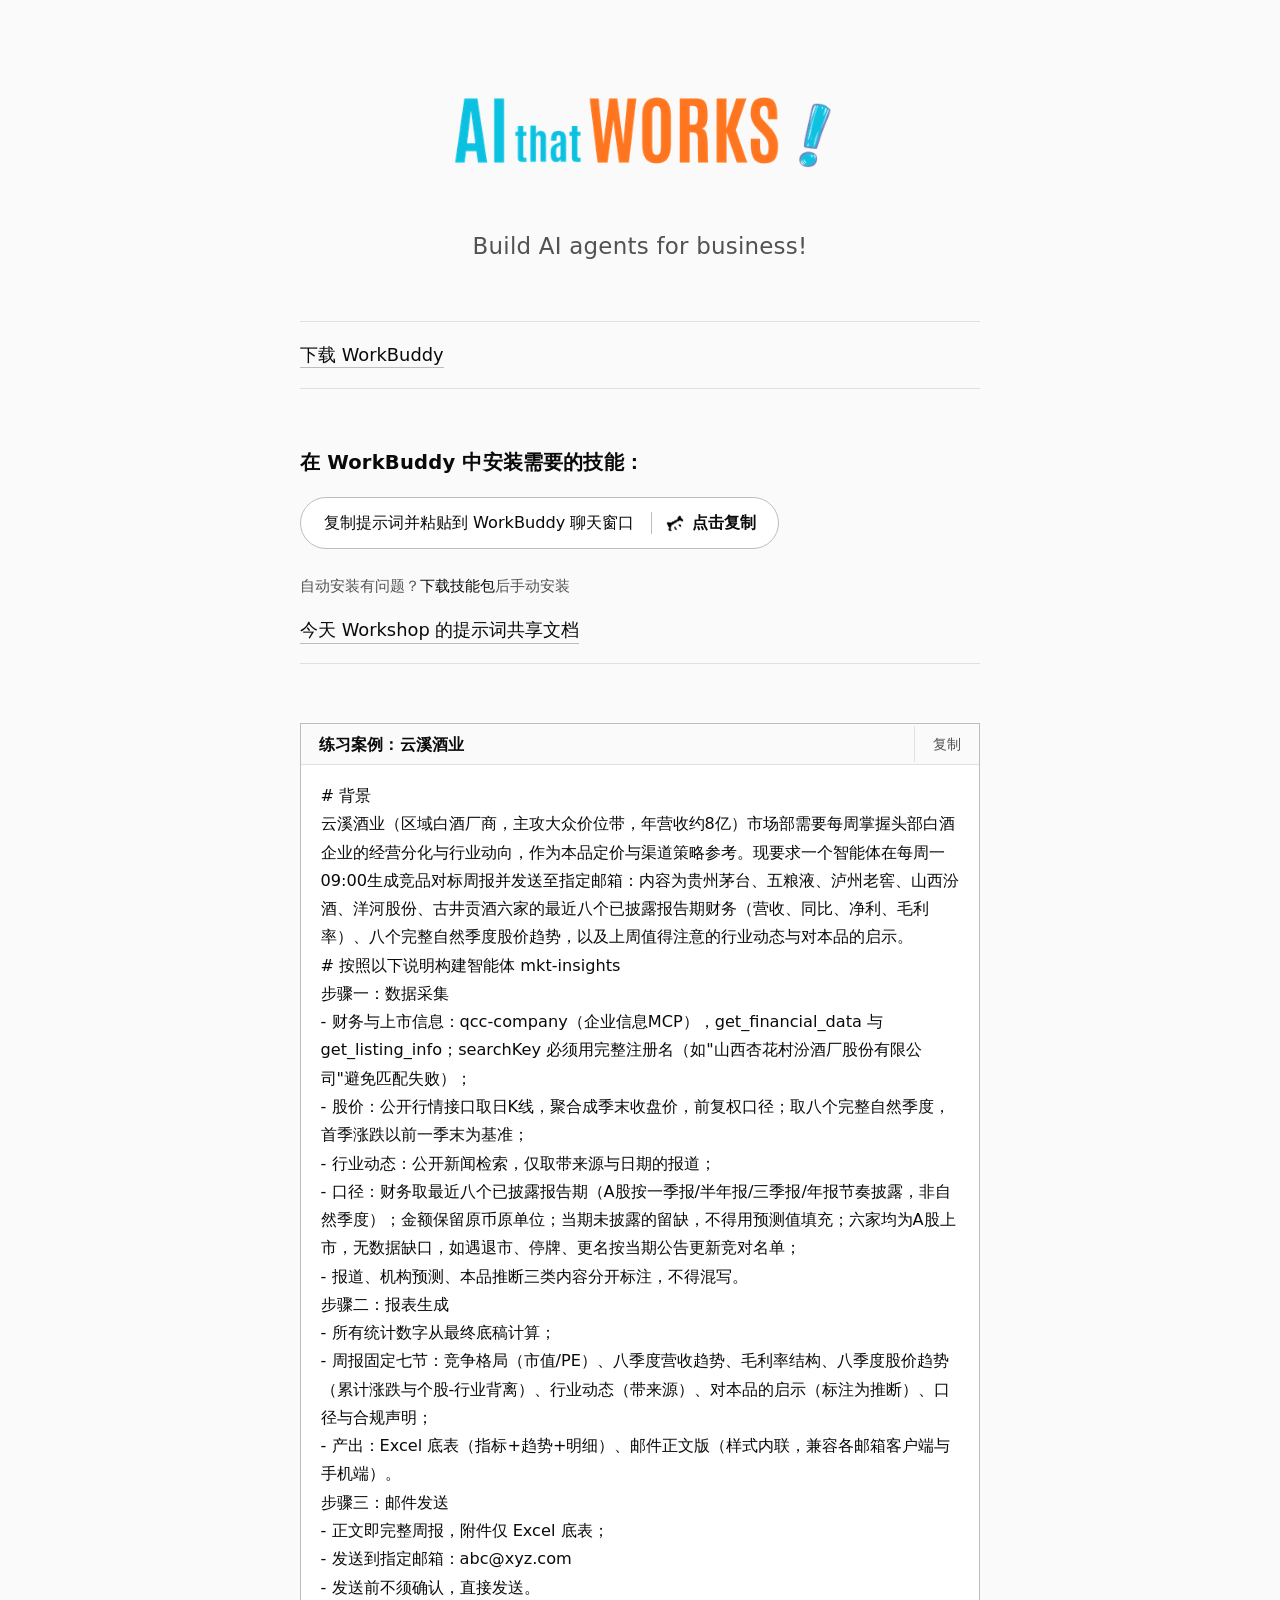
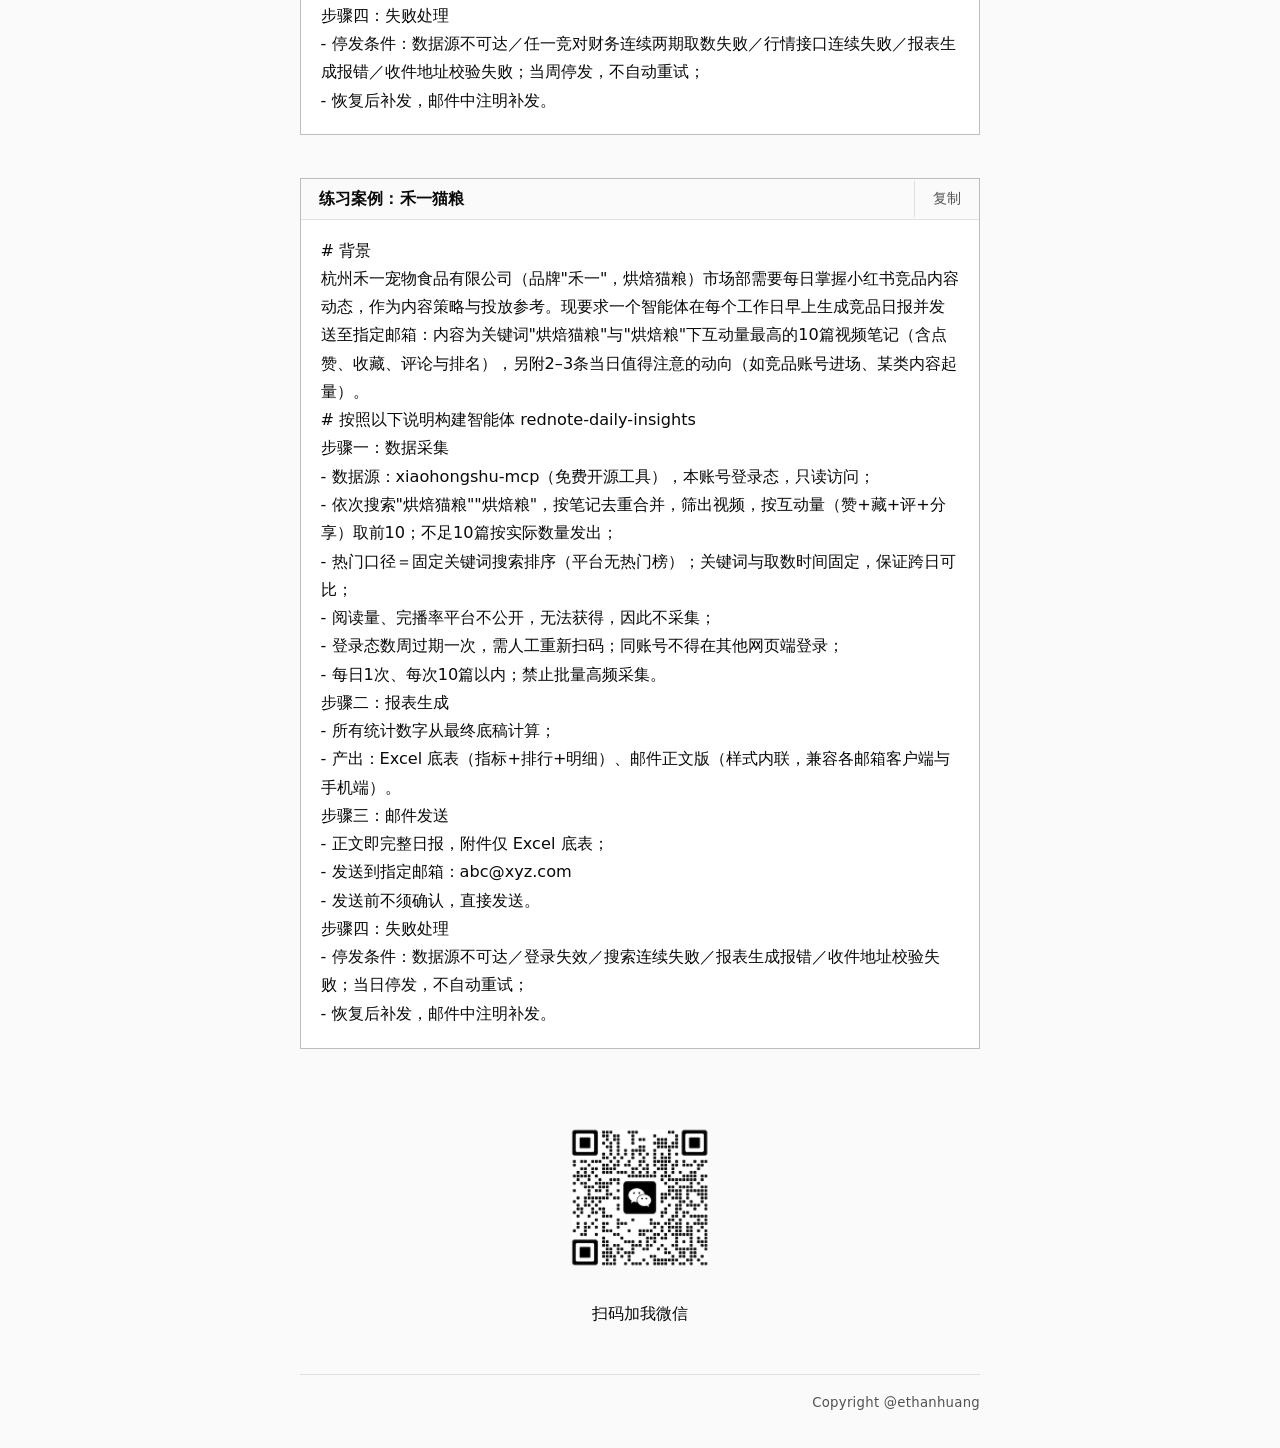
<file: ai-works-hr/mini-site/page/index.html>
<!DOCTYPE html>
<html lang="zh-CN">
<head>
  <meta charset="utf-8">
  <meta name="viewport" content="width=device-width, initial-scale=1">
  <title>AI that WOKRS!</title>
  <link rel="stylesheet" href="styles/guide.css?v=case-spacing-3">
</head>
<body>
  <a class="skip-link" href="#content">跳到指南正文</a>
  <div class="guide-shell">
    <main class="guide-main" id="content">
      <article class="guide">
        <header class="hero">
          <h1 class="sr-heading">AI that WOKRS!</h1>
          <img class="title-image" src="images/title.png" alt="AI that WOKRS!" width="534" height="176">
          <p class="subtitle">Build AI agents for business!</p>
        </header>

        <nav class="links" aria-label="Workshop 链接">
          <p class="resource-row">
            <a class="resource-link" href="https://www.workbuddy.cn/" target="_blank" rel="noopener noreferrer">下载 WorkBuddy</a>
          </p>
        </nav>

        <section class="setup" aria-labelledby="setup-title">
          <h2 class="setup-highlight" id="setup-title">在 WorkBuddy 中安装需要的技能：</h2>
          <div class="setup-pill">
            <span class="setup-pill-text">复制提示词并粘贴到 WorkBuddy 聊天窗口</span>
            <span class="setup-pill-divider" aria-hidden="true"></span>
            <button class="setup-pill-action" id="copy-button" type="button" aria-describedby="copy-status">
              <img class="setup-pill-icon" src="images/workbuddy.png" alt="" width="18" height="18">
              <span id="copy-button-label">点击复制</span>
            </button>
          </div>
          <p class="caveat">自动安装有问题？<a href="skills.zip?sharecode=GVVF43H4ID" download="skills.zip">下载技能包</a>后手动安装</p>
          <p class="resource-row">
            <a class="resource-link" href="https://hedgedoc.pro/4GvM0uihT2-1sbRFag2Y_w?edit" target="_blank" rel="noopener noreferrer">今天 Workshop 的提示词共享文档</a>
          </p>
          <p class="copy-status" id="copy-status" aria-live="polite"></p>
          <noscript>
            <p class="caveat">页面脚本未运行，无法自动复制。提示词：获取 https://ai-works-workshop.app.workbuddy.host/setup/install.md?sharecode=GVVF43H4ID 中的训练营技能安装说明，按照说明下载并校验四个技能包，确认 WorkBuddy 技能目录后新增安装；遇到同名冲突停止，不覆盖已有文件。</p>
          </noscript>
        </section>

        <section class="case" aria-labelledby="case-title">
          <div class="case-block">
            <div class="case-bar">
              <h2 class="case-title" id="case-title">练习案例：云溪酒业</h2>
              <button class="case-copy" type="button">复制</button>
            </div>
            <div class="case-text"># 背景
云溪酒业（区域白酒厂商，主攻大众价位带，年营收约8亿）市场部需要每周掌握头部白酒企业的经营分化与行业动向，作为本品定价与渠道策略参考。现要求一个智能体在每周一09:00生成竞品对标周报并发送至指定邮箱：内容为贵州茅台、五粮液、泸州老窖、山西汾酒、洋河股份、古井贡酒六家的最近八个已披露报告期财务（营收、同比、净利、毛利率）、八个完整自然季度股价趋势，以及上周值得注意的行业动态与对本品的启示。
# 按照以下说明构建智能体 mkt-insights
步骤一：数据采集
- 财务与上市信息：qcc-company（企业信息MCP），get_financial_data 与 get_listing_info；searchKey 必须用完整注册名（如"山西杏花村汾酒厂股份有限公司"避免匹配失败）；
- 股价：公开行情接口取日K线，聚合成季末收盘价，前复权口径；取八个完整自然季度，首季涨跌以前一季末为基准；
- 行业动态：公开新闻检索，仅取带来源与日期的报道；
- 口径：财务取最近八个已披露报告期（A股按一季报/半年报/三季报/年报节奏披露，非自然季度）；金额保留原币原单位；当期未披露的留缺，不得用预测值填充；六家均为A股上市，无数据缺口，如遇退市、停牌、更名按当期公告更新竞对名单；
- 报道、机构预测、本品推断三类内容分开标注，不得混写。
步骤二：报表生成
- 所有统计数字从最终底稿计算；
- 周报固定七节：竞争格局（市值/PE）、八季度营收趋势、毛利率结构、八季度股价趋势（累计涨跌与个股-行业背离）、行业动态（带来源）、对本品的启示（标注为推断）、口径与合规声明；
- 产出：Excel 底表（指标+趋势+明细）、邮件正文版（样式内联，兼容各邮箱客户端与手机端）。
步骤三：邮件发送
- 正文即完整周报，附件仅 Excel 底表；
- 发送到指定邮箱：abc@xyz.com
- 发送前不须确认，直接发送。
步骤四：失败处理
- 停发条件：数据源不可达／任一竞对财务连续两期取数失败／行情接口连续失败／报表生成报错／收件地址校验失败；当周停发，不自动重试；
- 恢复后补发，邮件中注明补发。</div>
          </div>
          <div class="case-block">
            <div class="case-bar">
              <h2 class="case-title">练习案例：禾一猫粮</h2>
              <button class="case-copy" type="button">复制</button>
            </div>
            <div class="case-text"># 背景
杭州禾一宠物食品有限公司（品牌"禾一"，烘焙猫粮）市场部需要每日掌握小红书竞品内容动态，作为内容策略与投放参考。现要求一个智能体在每个工作日早上生成竞品日报并发送至指定邮箱：内容为关键词"烘焙猫粮"与"烘焙粮"下互动量最高的10篇视频笔记（含点赞、收藏、评论与排名），另附2–3条当日值得注意的动向（如竞品账号进场、某类内容起量）。
# 按照以下说明构建智能体 rednote-daily-insights
步骤一：数据采集
- 数据源：xiaohongshu-mcp（免费开源工具），本账号登录态，只读访问；
- 依次搜索"烘焙猫粮""烘焙粮"，按笔记去重合并，筛出视频，按互动量（赞+藏+评+分享）取前10；不足10篇按实际数量发出；
- 热门口径＝固定关键词搜索排序（平台无热门榜）；关键词与取数时间固定，保证跨日可比；
- 阅读量、完播率平台不公开，无法获得，因此不采集；
- 登录态数周过期一次，需人工重新扫码；同账号不得在其他网页端登录；
- 每日1次、每次10篇以内；禁止批量高频采集。
步骤二：报表生成
- 所有统计数字从最终底稿计算；
- 产出：Excel 底表（指标+排行+明细）、邮件正文版（样式内联，兼容各邮箱客户端与手机端）。
步骤三：邮件发送
- 正文即完整日报，附件仅 Excel 底表；
- 发送到指定邮箱：abc@xyz.com
- 发送前不须确认，直接发送。
步骤四：失败处理
- 停发条件：数据源不可达／登录失效／搜索连续失败／报表生成报错／收件地址校验失败；当日停发，不自动重试；
- 恢复后补发，邮件中注明补发。</div>
          </div>
        </section>

        <section class="qr-block" aria-label="微信">
          <img class="qr-image" src="images/wechat.png" alt="Ethan 的微信二维码" width="400" height="400">
          <p class="qr-caption">扫码加我微信</p>
        </section>

        <footer class="site-footer">
          <p>Copyright @ethanhuang</p>
        </footer>
      </article>
    </main>
  </div>
  <script src="guide.js"></script>
</body>
</html>
</file>
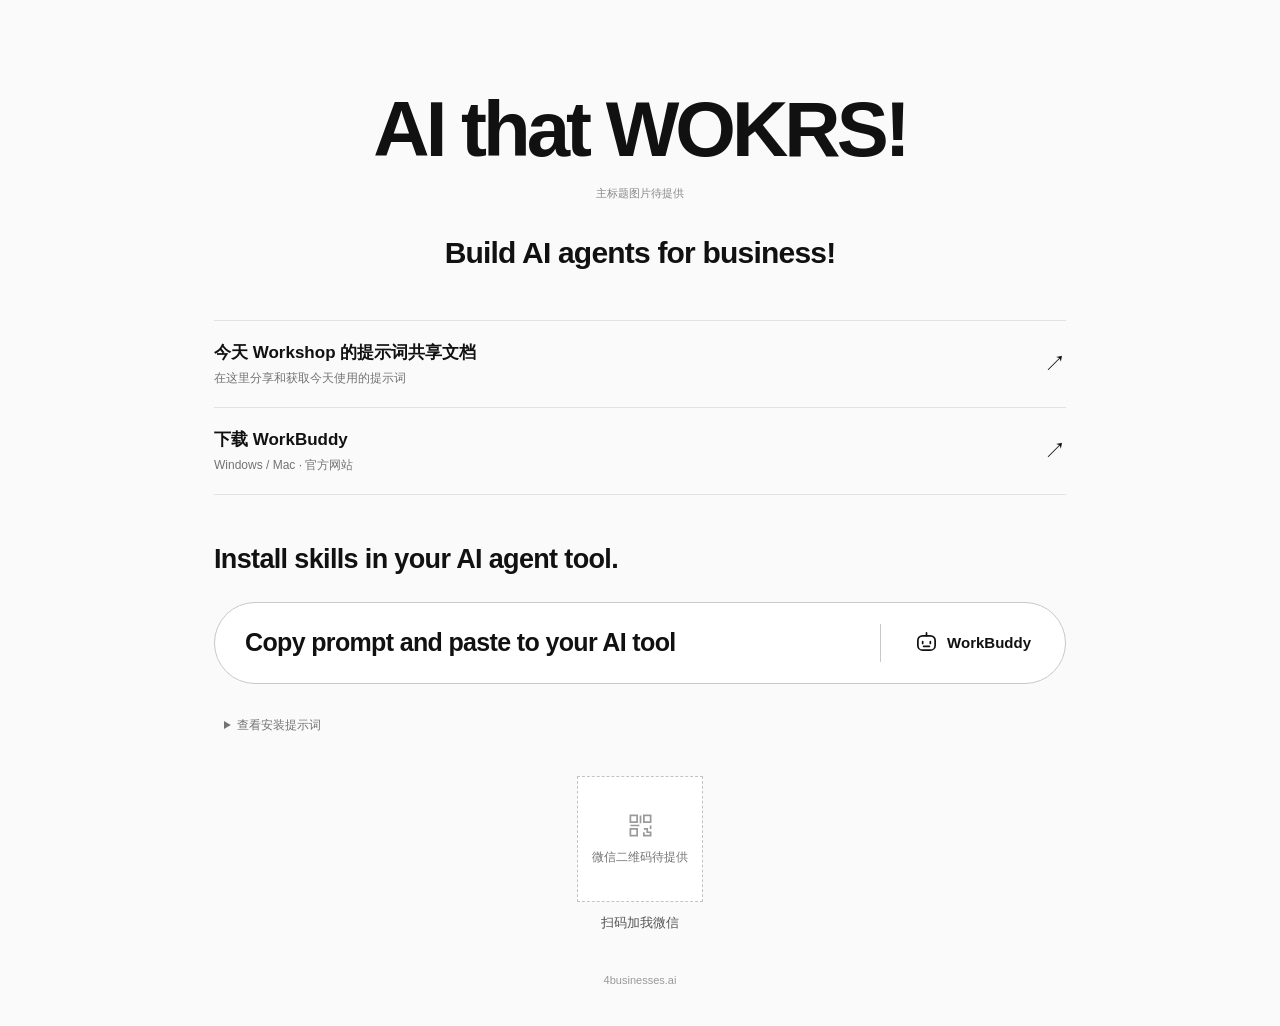
<file: 4businesses-preview.html>
<!DOCTYPE html>
<html lang="zh-CN">
<head>
<meta charset="utf-8">
<meta name="viewport" content="width=device-width, initial-scale=1">
<title>AI that WOKRS! — Workshop</title>
<style>
:root{color-scheme:light;--background:#fafafa;--text:#111;--muted:#737373;--border:#c8c8c8;--white:#fff}*{box-sizing:border-box}body{margin:0;background:var(--background);color:var(--text);font-family:"Arial","Helvetica Neue","PingFang SC","Microsoft YaHei",sans-serif;-webkit-font-smoothing:antialiased}main{width:min(920px,100%);margin:auto;padding:74px 34px 40px}.hero{text-align:center;padding:0 0 48px}.title-placeholder{min-height:140px;display:flex;flex-direction:column;align-items:center;justify-content:center}.title-placeholder h1{font-size:clamp(45px,7.5vw,78px);font-weight:850;letter-spacing:-4px;line-height:1.1;margin:0}.image-note{font-size:11px;color:#888;margin-top:13px}.subtitle{font-size:clamp(21px,3vw,30px);font-weight:600;letter-spacing:-.8px;line-height:1.3;margin:19px 0 0}.links{display:flex;flex-direction:column;gap:0;margin:0 0 46px}.resource{color:var(--text);text-decoration:none;display:flex;align-items:center;justify-content:space-between;gap:20px;padding:20px 0;border-bottom:1px solid #e2e2e2}.resource:first-child{border-top:1px solid #e2e2e2}.resource strong{font-size:17px;font-weight:600}.resource small{display:block;font-size:12px;color:var(--muted);margin-top:6px;overflow-wrap:anywhere}.external{font-size:22px;font-weight:400}.resource:hover strong{text-decoration:underline;text-underline-offset:5px}.setup h2{font-size:clamp(20px,2.8vw,27px);font-weight:750;letter-spacing:-.65px;line-height:1.4;margin:0 0 23px}.copy-shell{display:flex;align-items:center;min-height:82px;background:var(--white);border:1.5px solid var(--border);border-radius:60px;padding:10px 22px 10px 30px;gap:22px}.copy-label{font-size:clamp(16px,2.5vw,25px);font-weight:650;letter-spacing:-.65px;flex:1;line-height:1.35}.divider{height:38px;width:1.5px;background:var(--border);flex-shrink:0}.workbuddy{display:flex;align-items:center;justify-content:center;background:transparent;color:var(--text);border:0;border-radius:30px;padding:13px 12px;gap:9px;font-weight:700;font-size:15px;white-space:nowrap;cursor:pointer}.workbuddy:hover{background:#f0f0f0}.workbuddy svg{width:23px;height:23px;flex-shrink:0}.copy-status{color:#4c4c4c;font-size:12px;min-height:18px;margin:12px 10px 0}.prompt-details{margin:3px 10px 0;font-size:12px;color:var(--muted)}summary{cursor:pointer;width:fit-content}details p{line-height:1.8;overflow-wrap:anywhere;margin:10px 0 0}.prompt-text{padding:12px 16px;border:1px solid #e1e1e1;border-radius:7px;background:#fff;color:#333}.qr-section{margin-top:42px;text-align:center}.qr-placeholder{width:126px;height:126px;border:1px dashed #c3c3c3;background:white;margin:0 auto;display:flex;align-items:center;justify-content:center;flex-direction:column;gap:10px;color:var(--muted);font-size:12px}.qr-placeholder svg{width:27px;height:27px;color:#999}.qr-caption{font-size:13px;margin:12px 0 0;color:#555}footer{text-align:center;font-size:11px;color:#999;margin-top:42px}button:focus-visible,a:focus-visible,summary:focus-visible,textarea:focus-visible{outline:3px solid #666;outline-offset:5px}.manual-copy{width:100%;min-height:86px;margin-top:12px;border:1px solid var(--border);border-radius:6px;padding:12px;font:inherit;line-height:1.7;color:#333;background:white} @media(max-width:600px){main{padding:42px 24px 30px}.hero{padding-bottom:34px}.title-placeholder{min-height:115px}.title-placeholder h1{letter-spacing:-2.5px}.subtitle{letter-spacing:-.5px}.resource strong{font-size:15px}.links{margin-bottom:34px}.copy-shell{padding:9px 13px 9px 21px;gap:12px;min-height:76px}.copy-label{font-size:17px;letter-spacing:-.4px}.workbuddy{font-size:13px;padding:12px 2px;gap:5px}.workbuddy svg{width:19px;height:19px}.divider{height:34px}.qr-section{margin-top:34px}}@media(prefers-reduced-motion:reduce){*{scroll-behavior:auto}}
</style>
</head>
<body>
<main>
<section class="hero" aria-label="Workshop">
<!-- Replace this placeholder with the supplied title image, preserving its original proportions. -->
<div class="title-placeholder"><h1>AI that WOKRS!</h1><span class="image-note">主标题图片待提供</span></div>
<p class="subtitle">Build AI agents for business!</p>
</section>
<section class="links" aria-label="Workshop 链接">
<a class="resource" href="https://hedgedoc.pro/4GvM0uihT2-1sbRFag2Y_w?edit" target="_blank" rel="noopener noreferrer"><div><strong>今天 Workshop 的提示词共享文档</strong><small>在这里分享和获取今天使用的提示词</small></div><span class="external" aria-hidden="true">↗</span></a>
<a class="resource" href="https://www.workbuddy.cn/" target="_blank" rel="noopener noreferrer"><div><strong>下载 WorkBuddy</strong><small>Windows / Mac · 官方网站</small></div><span class="external" aria-hidden="true">↗</span></a>
</section>
<section class="setup" aria-label="安装技能">
<h2>Install skills in your AI agent tool.</h2>
<div class="copy-shell"><span class="copy-label">Copy prompt and paste to your AI tool</span><span class="divider" aria-hidden="true"></span><button class="workbuddy" id="copy-button" type="button" aria-label="复制 WorkBuddy 安装提示词"><svg viewBox="0 0 24 24" fill="none" aria-hidden="true"><rect x="3" y="5" width="18" height="15" rx="5" stroke="currentColor" stroke-width="1.8"/><path d="M12 2v3M8 11v2m8-2v2m-7 3h6" stroke="currentColor" stroke-width="1.8" stroke-linecap="round"/></svg><span id="button-label">WorkBuddy</span></button></div>
<p class="copy-status" id="copy-status" aria-live="polite"></p>
<details class="prompt-details" id="prompt-details"><summary>查看安装提示词</summary><p class="prompt-text" id="prompt-text">获取 https://sdd.works/setup/install 中的安装配置说明，并按照说明执行操作。</p><p>预览暂用 SDD.works 安装提示词，安装的是 SDD 技能，并非本期 Workshop 技能。正式指令待确认。</p></details>
</section>
<section class="qr-section" aria-label="联系我">
<!-- Replace with the supplied real WeChat QR image. This is deliberately not a scannable QR code. -->
<div class="qr-placeholder" role="img" aria-label="微信二维码图片待提供"><svg viewBox="0 0 24 24" fill="none" aria-hidden="true"><rect x="3" y="3" width="6" height="6" stroke="currentColor" stroke-width="1.5"/><rect x="15" y="3" width="6" height="6" stroke="currentColor" stroke-width="1.5"/><rect x="3" y="15" width="6" height="6" stroke="currentColor" stroke-width="1.5"/><path d="M15 15h3v3h3v3h-6v-3m6-6v3M12 3v7M3 12h8" stroke="currentColor" stroke-width="1.5"/></svg><span>微信二维码待提供</span></div>
<p class="qr-caption">扫码加我微信</p>
</section>
<footer>4businesses.ai</footer>
</main>
<script>
const button=document.getElementById('copy-button');
button.addEventListener('click',async()=>{
const text=document.getElementById('prompt-text').textContent;
const status=document.getElementById('copy-status');
let copied=false;
try{if(navigator.clipboard&&window.isSecureContext){await navigator.clipboard.writeText(text);copied=true}}catch(error){}
if(!copied){const input=document.createElement('textarea');input.value=text;input.style.position='fixed';input.style.left='-9999px';document.body.appendChild(input);input.select();try{copied=document.execCommand('copy')}catch(error){}input.remove()}
const previous=document.querySelector('.manual-copy');if(previous)previous.remove();
if(copied){document.getElementById('button-label').textContent='已复制';status.textContent='已复制 SDD.works 示例指令；本期 Workshop 安装指令待确认。'}else{status.textContent='浏览器未允许自动复制，请选中下方文字手动复制。';const input=document.createElement('textarea');input.className='manual-copy';input.value=text;input.readOnly=true;input.setAttribute('aria-label','手动复制安装提示词');status.after(input);input.focus();input.select()}
});
</script>
</body>
</html>
</file>
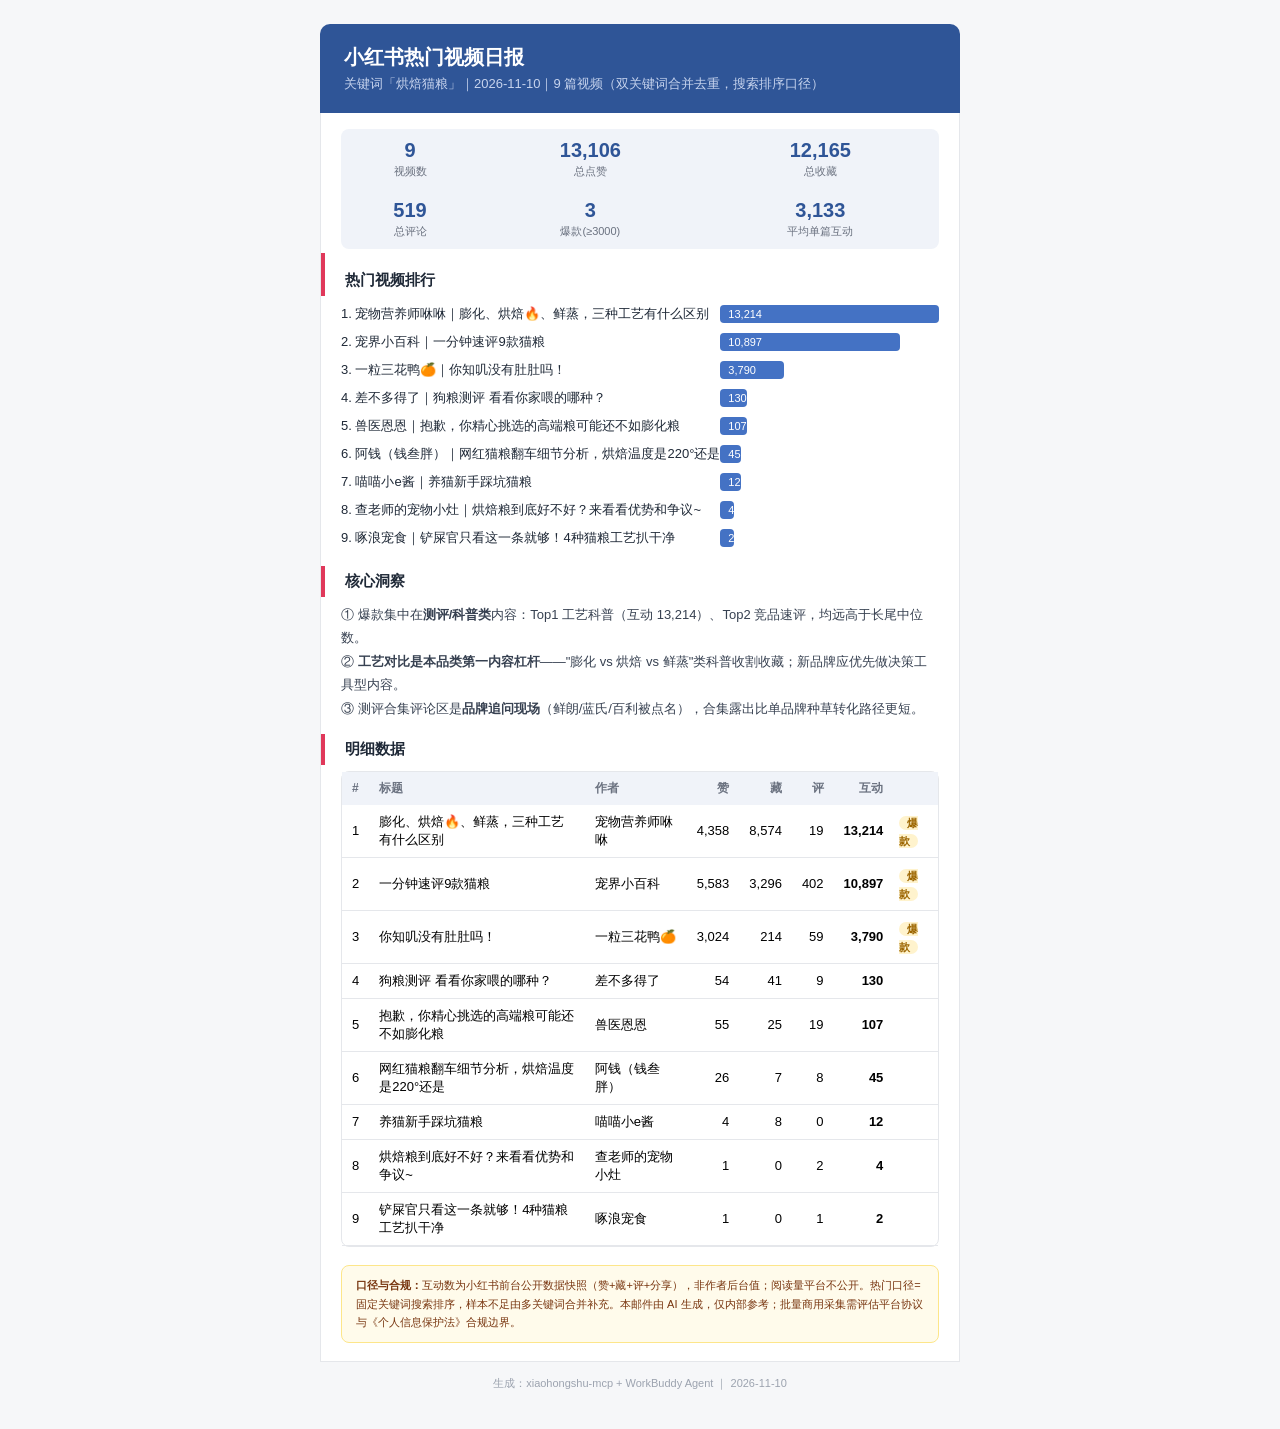
<file: ai-works-hr/email-body-竞品日报-2026-11-10.html>
<!DOCTYPE html>
<html lang="zh-CN"><body style="margin:0;padding:0;background:#f6f7f9;">
<div style="max-width:640px;margin:0 auto;padding:24px 16px;font-family:-apple-system,'PingFang SC','Microsoft YaHei',sans-serif;">

<div style="background:#2f5597;border-radius:10px 10px 0 0;padding:20px 24px;">
  <div style="font-size:20px;font-weight:700;color:#ffffff;">小红书热门视频日报</div>
  <div style="font-size:13px;color:#c7d4ee;margin-top:4px;">关键词「烘焙猫粮」｜2026-11-10｜9 篇视频（双关键词合并去重，搜索排序口径）</div>
</div>

<table role="presentation" width="100%" cellpadding="0" cellspacing="0" style="background:#ffffff;border:1px solid #e5e7eb;border-top:none;">
<tr><td style="padding:16px 20px 4px;">
  <table role="presentation" width="100%" cellpadding="0" cellspacing="0" style="background:#f0f3f9;border-radius:8px;">
    <tr><td style="padding:10px 6px 2px;text-align:center;font-size:20px;font-weight:700;color:#2f5597;">9</td><td style="padding:10px 6px 2px;text-align:center;font-size:20px;font-weight:700;color:#2f5597;">13,106</td><td style="padding:10px 6px 2px;text-align:center;font-size:20px;font-weight:700;color:#2f5597;">12,165</td></tr><tr><td style="padding:0 6px 10px;text-align:center;font-size:11px;color:#6b7280;">视频数</td><td style="padding:0 6px 10px;text-align:center;font-size:11px;color:#6b7280;">总点赞</td><td style="padding:0 6px 10px;text-align:center;font-size:11px;color:#6b7280;">总收藏</td></tr><tr><td style="padding:10px 6px 2px;text-align:center;font-size:20px;font-weight:700;color:#2f5597;">519</td><td style="padding:10px 6px 2px;text-align:center;font-size:20px;font-weight:700;color:#2f5597;">3</td><td style="padding:10px 6px 2px;text-align:center;font-size:20px;font-weight:700;color:#2f5597;">3,133</td></tr><tr><td style="padding:0 6px 10px;text-align:center;font-size:11px;color:#6b7280;">总评论</td><td style="padding:0 6px 10px;text-align:center;font-size:11px;color:#6b7280;">爆款(≥3000)</td><td style="padding:0 6px 10px;text-align:center;font-size:11px;color:#6b7280;">平均单篇互动</td></tr>
  </table>
</td></tr>

<tr><td style="padding:18px 20px 6px;font-size:15px;font-weight:700;color:#1f2937;border-left:4px solid #e0385a;">热门视频排行</td></tr>
<tr><td style="padding:4px 20px 14px;">
  <table role="presentation" width="100%" cellpadding="0" cellspacing="0"><tr>
<td style="padding:5px 0;font-size:13px;color:#1f2937;width:250px;overflow:hidden;white-space:nowrap;text-overflow:ellipsis;">1. 宠物营养师咻咻｜膨化、烘焙🔥、鲜蒸，三种工艺有什么区别</td>
<td style="padding:5px 0;">
  <table role="presentation" cellpadding="0" cellspacing="0" style="width:100%;"><tr>
    <td style="width:100%;background:#4472c4;border-radius:4px;padding:3px 0 3px 8px;font-size:11px;color:#ffffff;white-space:nowrap;">13,214</td>
    <td style="width:0%;"></td>
  </tr></table>
</td></tr><tr>
<td style="padding:5px 0;font-size:13px;color:#1f2937;width:250px;overflow:hidden;white-space:nowrap;text-overflow:ellipsis;">2. 宠界小百科｜一分钟速评9款猫粮</td>
<td style="padding:5px 0;">
  <table role="presentation" cellpadding="0" cellspacing="0" style="width:100%;"><tr>
    <td style="width:82%;background:#4472c4;border-radius:4px;padding:3px 0 3px 8px;font-size:11px;color:#ffffff;white-space:nowrap;">10,897</td>
    <td style="width:18%;"></td>
  </tr></table>
</td></tr><tr>
<td style="padding:5px 0;font-size:13px;color:#1f2937;width:250px;overflow:hidden;white-space:nowrap;text-overflow:ellipsis;">3. 一粒三花鸭🍊｜你知叽没有肚肚吗！</td>
<td style="padding:5px 0;">
  <table role="presentation" cellpadding="0" cellspacing="0" style="width:100%;"><tr>
    <td style="width:29%;background:#4472c4;border-radius:4px;padding:3px 0 3px 8px;font-size:11px;color:#ffffff;white-space:nowrap;">3,790</td>
    <td style="width:71%;"></td>
  </tr></table>
</td></tr><tr>
<td style="padding:5px 0;font-size:13px;color:#1f2937;width:250px;overflow:hidden;white-space:nowrap;text-overflow:ellipsis;">4. 差不多得了｜狗粮测评 看看你家喂的哪种？</td>
<td style="padding:5px 0;">
  <table role="presentation" cellpadding="0" cellspacing="0" style="width:100%;"><tr>
    <td style="width:2%;background:#4472c4;border-radius:4px;padding:3px 0 3px 8px;font-size:11px;color:#ffffff;white-space:nowrap;">130</td>
    <td style="width:98%;"></td>
  </tr></table>
</td></tr><tr>
<td style="padding:5px 0;font-size:13px;color:#1f2937;width:250px;overflow:hidden;white-space:nowrap;text-overflow:ellipsis;">5. 兽医恩恩｜抱歉，你精心挑选的高端粮可能还不如膨化粮</td>
<td style="padding:5px 0;">
  <table role="presentation" cellpadding="0" cellspacing="0" style="width:100%;"><tr>
    <td style="width:2%;background:#4472c4;border-radius:4px;padding:3px 0 3px 8px;font-size:11px;color:#ffffff;white-space:nowrap;">107</td>
    <td style="width:98%;"></td>
  </tr></table>
</td></tr><tr>
<td style="padding:5px 0;font-size:13px;color:#1f2937;width:250px;overflow:hidden;white-space:nowrap;text-overflow:ellipsis;">6. 阿钱（钱叁胖）｜网红猫粮翻车细节分析，烘焙温度是220°还是</td>
<td style="padding:5px 0;">
  <table role="presentation" cellpadding="0" cellspacing="0" style="width:100%;"><tr>
    <td style="width:2%;background:#4472c4;border-radius:4px;padding:3px 0 3px 8px;font-size:11px;color:#ffffff;white-space:nowrap;">45</td>
    <td style="width:98%;"></td>
  </tr></table>
</td></tr><tr>
<td style="padding:5px 0;font-size:13px;color:#1f2937;width:250px;overflow:hidden;white-space:nowrap;text-overflow:ellipsis;">7. 喵喵小e酱｜养猫新手踩坑猫粮</td>
<td style="padding:5px 0;">
  <table role="presentation" cellpadding="0" cellspacing="0" style="width:100%;"><tr>
    <td style="width:2%;background:#4472c4;border-radius:4px;padding:3px 0 3px 8px;font-size:11px;color:#ffffff;white-space:nowrap;">12</td>
    <td style="width:98%;"></td>
  </tr></table>
</td></tr><tr>
<td style="padding:5px 0;font-size:13px;color:#1f2937;width:250px;overflow:hidden;white-space:nowrap;text-overflow:ellipsis;">8. 查老师的宠物小灶｜烘焙粮到底好不好？来看看优势和争议~</td>
<td style="padding:5px 0;">
  <table role="presentation" cellpadding="0" cellspacing="0" style="width:100%;"><tr>
    <td style="width:2%;background:#4472c4;border-radius:4px;padding:3px 0 3px 8px;font-size:11px;color:#ffffff;white-space:nowrap;">4</td>
    <td style="width:98%;"></td>
  </tr></table>
</td></tr><tr>
<td style="padding:5px 0;font-size:13px;color:#1f2937;width:250px;overflow:hidden;white-space:nowrap;text-overflow:ellipsis;">9. 啄浪宠食｜铲屎官只看这一条就够！4种猫粮工艺扒干净</td>
<td style="padding:5px 0;">
  <table role="presentation" cellpadding="0" cellspacing="0" style="width:100%;"><tr>
    <td style="width:2%;background:#4472c4;border-radius:4px;padding:3px 0 3px 8px;font-size:11px;color:#ffffff;white-space:nowrap;">2</td>
    <td style="width:98%;"></td>
  </tr></table>
</td></tr></table>
</td></tr>

<tr><td style="padding:6px 20px;font-size:15px;font-weight:700;color:#1f2937;border-left:4px solid #e0385a;">核心洞察</td></tr>
<tr><td style="padding:6px 20px 14px;font-size:13px;color:#374151;line-height:1.8;">
  ① 爆款集中在<b>测评/科普类</b>内容：Top1 工艺科普（互动 13,214）、Top2 竞品速评，均远高于长尾中位数。<br>
  ② <b>工艺对比是本品类第一内容杠杆</b>——"膨化 vs 烘焙 vs 鲜蒸"类科普收割收藏；新品牌应优先做决策工具型内容。<br>
  ③ 测评合集评论区是<b>品牌追问现场</b>（鲜朗/蓝氏/百利被点名），合集露出比单品牌种草转化路径更短。
</td></tr>

<tr><td style="padding:6px 20px;font-size:15px;font-weight:700;color:#1f2937;border-left:4px solid #e0385a;">明细数据</td></tr>
<tr><td style="padding:6px 20px 14px;">
  <table role="presentation" width="100%" cellpadding="0" cellspacing="0" style="border:1px solid #e5e7eb;border-radius:8px;">
    <tr>
      <th style="background:#f0f3f9;padding:8px 10px;font-size:12px;color:#6b7280;text-align:left;">#</th>
      <th style="background:#f0f3f9;padding:8px 10px;font-size:12px;color:#6b7280;text-align:left;">标题</th>
      <th style="background:#f0f3f9;padding:8px 10px;font-size:12px;color:#6b7280;text-align:left;">作者</th>
      <th style="background:#f0f3f9;padding:8px 10px;font-size:12px;color:#6b7280;text-align:right;">赞</th>
      <th style="background:#f0f3f9;padding:8px 10px;font-size:12px;color:#6b7280;text-align:right;">藏</th>
      <th style="background:#f0f3f9;padding:8px 10px;font-size:12px;color:#6b7280;text-align:right;">评</th>
      <th style="background:#f0f3f9;padding:8px 10px;font-size:12px;color:#6b7280;text-align:right;">互动</th>
      <th style="background:#f0f3f9;padding:8px 6px;font-size:12px;color:#6b7280;"></th>
    </tr>
    <tr>
<td style="padding:8px 10px;border-bottom:1px solid #e5e7eb;font-size:13px;">1</td>
<td style="padding:8px 10px;border-bottom:1px solid #e5e7eb;font-size:13px;">膨化、烘焙🔥、鲜蒸，三种工艺有什么区别</td>
<td style="padding:8px 10px;border-bottom:1px solid #e5e7eb;font-size:13px;">宠物营养师咻咻</td>
<td style="text-align:right;padding:8px 10px;border-bottom:1px solid #e5e7eb;font-size:13px;font-variant-numeric:tabular-nums;">4,358</td><td style="text-align:right;padding:8px 10px;border-bottom:1px solid #e5e7eb;font-size:13px;font-variant-numeric:tabular-nums;">8,574</td><td style="text-align:right;padding:8px 10px;border-bottom:1px solid #e5e7eb;font-size:13px;font-variant-numeric:tabular-nums;">19</td>
<td style="text-align:right;padding:8px 10px;border-bottom:1px solid #e5e7eb;font-size:13px;font-variant-numeric:tabular-nums;"><b>13,214</b></td><td style="padding:8px 6px;border-bottom:1px solid #e5e7eb;"><span style="background:#fff3cd;color:#9c6500;font-size:11px;font-weight:600;padding:1px 8px;border-radius:10px;">爆款</span></td></tr><tr>
<td style="padding:8px 10px;border-bottom:1px solid #e5e7eb;font-size:13px;">2</td>
<td style="padding:8px 10px;border-bottom:1px solid #e5e7eb;font-size:13px;">一分钟速评9款猫粮</td>
<td style="padding:8px 10px;border-bottom:1px solid #e5e7eb;font-size:13px;">宠界小百科</td>
<td style="text-align:right;padding:8px 10px;border-bottom:1px solid #e5e7eb;font-size:13px;font-variant-numeric:tabular-nums;">5,583</td><td style="text-align:right;padding:8px 10px;border-bottom:1px solid #e5e7eb;font-size:13px;font-variant-numeric:tabular-nums;">3,296</td><td style="text-align:right;padding:8px 10px;border-bottom:1px solid #e5e7eb;font-size:13px;font-variant-numeric:tabular-nums;">402</td>
<td style="text-align:right;padding:8px 10px;border-bottom:1px solid #e5e7eb;font-size:13px;font-variant-numeric:tabular-nums;"><b>10,897</b></td><td style="padding:8px 6px;border-bottom:1px solid #e5e7eb;"><span style="background:#fff3cd;color:#9c6500;font-size:11px;font-weight:600;padding:1px 8px;border-radius:10px;">爆款</span></td></tr><tr>
<td style="padding:8px 10px;border-bottom:1px solid #e5e7eb;font-size:13px;">3</td>
<td style="padding:8px 10px;border-bottom:1px solid #e5e7eb;font-size:13px;">你知叽没有肚肚吗！</td>
<td style="padding:8px 10px;border-bottom:1px solid #e5e7eb;font-size:13px;">一粒三花鸭🍊</td>
<td style="text-align:right;padding:8px 10px;border-bottom:1px solid #e5e7eb;font-size:13px;font-variant-numeric:tabular-nums;">3,024</td><td style="text-align:right;padding:8px 10px;border-bottom:1px solid #e5e7eb;font-size:13px;font-variant-numeric:tabular-nums;">214</td><td style="text-align:right;padding:8px 10px;border-bottom:1px solid #e5e7eb;font-size:13px;font-variant-numeric:tabular-nums;">59</td>
<td style="text-align:right;padding:8px 10px;border-bottom:1px solid #e5e7eb;font-size:13px;font-variant-numeric:tabular-nums;"><b>3,790</b></td><td style="padding:8px 6px;border-bottom:1px solid #e5e7eb;"><span style="background:#fff3cd;color:#9c6500;font-size:11px;font-weight:600;padding:1px 8px;border-radius:10px;">爆款</span></td></tr><tr>
<td style="padding:8px 10px;border-bottom:1px solid #e5e7eb;font-size:13px;">4</td>
<td style="padding:8px 10px;border-bottom:1px solid #e5e7eb;font-size:13px;">狗粮测评 看看你家喂的哪种？</td>
<td style="padding:8px 10px;border-bottom:1px solid #e5e7eb;font-size:13px;">差不多得了</td>
<td style="text-align:right;padding:8px 10px;border-bottom:1px solid #e5e7eb;font-size:13px;font-variant-numeric:tabular-nums;">54</td><td style="text-align:right;padding:8px 10px;border-bottom:1px solid #e5e7eb;font-size:13px;font-variant-numeric:tabular-nums;">41</td><td style="text-align:right;padding:8px 10px;border-bottom:1px solid #e5e7eb;font-size:13px;font-variant-numeric:tabular-nums;">9</td>
<td style="text-align:right;padding:8px 10px;border-bottom:1px solid #e5e7eb;font-size:13px;font-variant-numeric:tabular-nums;"><b>130</b></td><td style="padding:8px 6px;border-bottom:1px solid #e5e7eb;"></td></tr><tr>
<td style="padding:8px 10px;border-bottom:1px solid #e5e7eb;font-size:13px;">5</td>
<td style="padding:8px 10px;border-bottom:1px solid #e5e7eb;font-size:13px;">抱歉，你精心挑选的高端粮可能还不如膨化粮</td>
<td style="padding:8px 10px;border-bottom:1px solid #e5e7eb;font-size:13px;">兽医恩恩</td>
<td style="text-align:right;padding:8px 10px;border-bottom:1px solid #e5e7eb;font-size:13px;font-variant-numeric:tabular-nums;">55</td><td style="text-align:right;padding:8px 10px;border-bottom:1px solid #e5e7eb;font-size:13px;font-variant-numeric:tabular-nums;">25</td><td style="text-align:right;padding:8px 10px;border-bottom:1px solid #e5e7eb;font-size:13px;font-variant-numeric:tabular-nums;">19</td>
<td style="text-align:right;padding:8px 10px;border-bottom:1px solid #e5e7eb;font-size:13px;font-variant-numeric:tabular-nums;"><b>107</b></td><td style="padding:8px 6px;border-bottom:1px solid #e5e7eb;"></td></tr><tr>
<td style="padding:8px 10px;border-bottom:1px solid #e5e7eb;font-size:13px;">6</td>
<td style="padding:8px 10px;border-bottom:1px solid #e5e7eb;font-size:13px;">网红猫粮翻车细节分析，烘焙温度是220°还是</td>
<td style="padding:8px 10px;border-bottom:1px solid #e5e7eb;font-size:13px;">阿钱（钱叁胖）</td>
<td style="text-align:right;padding:8px 10px;border-bottom:1px solid #e5e7eb;font-size:13px;font-variant-numeric:tabular-nums;">26</td><td style="text-align:right;padding:8px 10px;border-bottom:1px solid #e5e7eb;font-size:13px;font-variant-numeric:tabular-nums;">7</td><td style="text-align:right;padding:8px 10px;border-bottom:1px solid #e5e7eb;font-size:13px;font-variant-numeric:tabular-nums;">8</td>
<td style="text-align:right;padding:8px 10px;border-bottom:1px solid #e5e7eb;font-size:13px;font-variant-numeric:tabular-nums;"><b>45</b></td><td style="padding:8px 6px;border-bottom:1px solid #e5e7eb;"></td></tr><tr>
<td style="padding:8px 10px;border-bottom:1px solid #e5e7eb;font-size:13px;">7</td>
<td style="padding:8px 10px;border-bottom:1px solid #e5e7eb;font-size:13px;">养猫新手踩坑猫粮</td>
<td style="padding:8px 10px;border-bottom:1px solid #e5e7eb;font-size:13px;">喵喵小e酱</td>
<td style="text-align:right;padding:8px 10px;border-bottom:1px solid #e5e7eb;font-size:13px;font-variant-numeric:tabular-nums;">4</td><td style="text-align:right;padding:8px 10px;border-bottom:1px solid #e5e7eb;font-size:13px;font-variant-numeric:tabular-nums;">8</td><td style="text-align:right;padding:8px 10px;border-bottom:1px solid #e5e7eb;font-size:13px;font-variant-numeric:tabular-nums;">0</td>
<td style="text-align:right;padding:8px 10px;border-bottom:1px solid #e5e7eb;font-size:13px;font-variant-numeric:tabular-nums;"><b>12</b></td><td style="padding:8px 6px;border-bottom:1px solid #e5e7eb;"></td></tr><tr>
<td style="padding:8px 10px;border-bottom:1px solid #e5e7eb;font-size:13px;">8</td>
<td style="padding:8px 10px;border-bottom:1px solid #e5e7eb;font-size:13px;">烘焙粮到底好不好？来看看优势和争议~</td>
<td style="padding:8px 10px;border-bottom:1px solid #e5e7eb;font-size:13px;">查老师的宠物小灶</td>
<td style="text-align:right;padding:8px 10px;border-bottom:1px solid #e5e7eb;font-size:13px;font-variant-numeric:tabular-nums;">1</td><td style="text-align:right;padding:8px 10px;border-bottom:1px solid #e5e7eb;font-size:13px;font-variant-numeric:tabular-nums;">0</td><td style="text-align:right;padding:8px 10px;border-bottom:1px solid #e5e7eb;font-size:13px;font-variant-numeric:tabular-nums;">2</td>
<td style="text-align:right;padding:8px 10px;border-bottom:1px solid #e5e7eb;font-size:13px;font-variant-numeric:tabular-nums;"><b>4</b></td><td style="padding:8px 6px;border-bottom:1px solid #e5e7eb;"></td></tr><tr>
<td style="padding:8px 10px;border-bottom:1px solid #e5e7eb;font-size:13px;">9</td>
<td style="padding:8px 10px;border-bottom:1px solid #e5e7eb;font-size:13px;">铲屎官只看这一条就够！4种猫粮工艺扒干净</td>
<td style="padding:8px 10px;border-bottom:1px solid #e5e7eb;font-size:13px;">啄浪宠食</td>
<td style="text-align:right;padding:8px 10px;border-bottom:1px solid #e5e7eb;font-size:13px;font-variant-numeric:tabular-nums;">1</td><td style="text-align:right;padding:8px 10px;border-bottom:1px solid #e5e7eb;font-size:13px;font-variant-numeric:tabular-nums;">0</td><td style="text-align:right;padding:8px 10px;border-bottom:1px solid #e5e7eb;font-size:13px;font-variant-numeric:tabular-nums;">1</td>
<td style="text-align:right;padding:8px 10px;border-bottom:1px solid #e5e7eb;font-size:13px;font-variant-numeric:tabular-nums;"><b>2</b></td><td style="padding:8px 6px;border-bottom:1px solid #e5e7eb;"></td></tr>
  </table>
</td></tr>

<tr><td style="padding:4px 20px 18px;">
  <div style="background:#fffbeb;border:1px solid #fde68a;border-radius:8px;padding:10px 14px;font-size:11px;color:#78350f;line-height:1.7;">
    <b>口径与合规：</b>互动数为小红书前台公开数据快照（赞+藏+评+分享），非作者后台值；阅读量平台不公开。热门口径=固定关键词搜索排序，样本不足由多关键词合并补充。本邮件由 AI 生成，仅内部参考；批量商用采集需评估平台协议与《个人信息保护法》合规边界。
  </div>
</td></tr>
</table>

<div style="text-align:center;padding:14px;font-size:11px;color:#9ca3af;">生成：xiaohongshu-mcp + WorkBuddy Agent ｜ 2026-11-10</div>
</div>
</body></html>
</file>
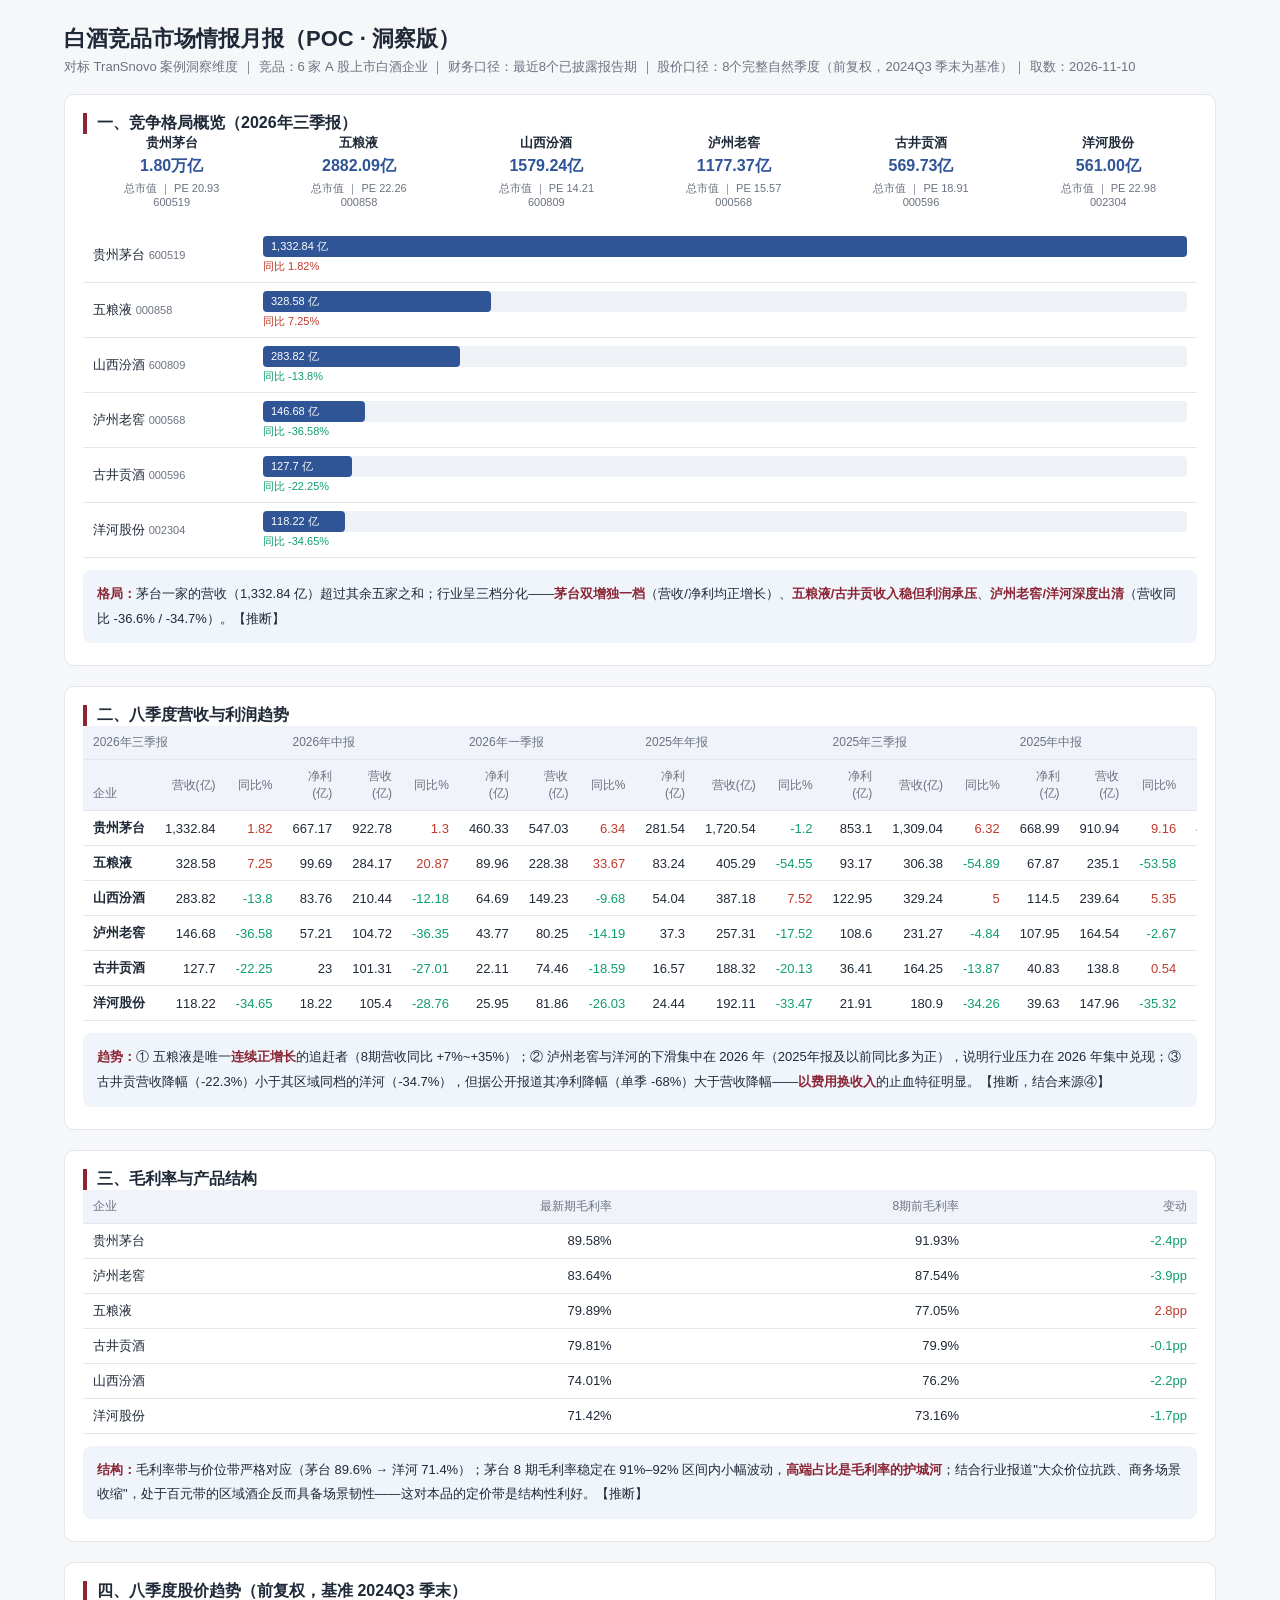
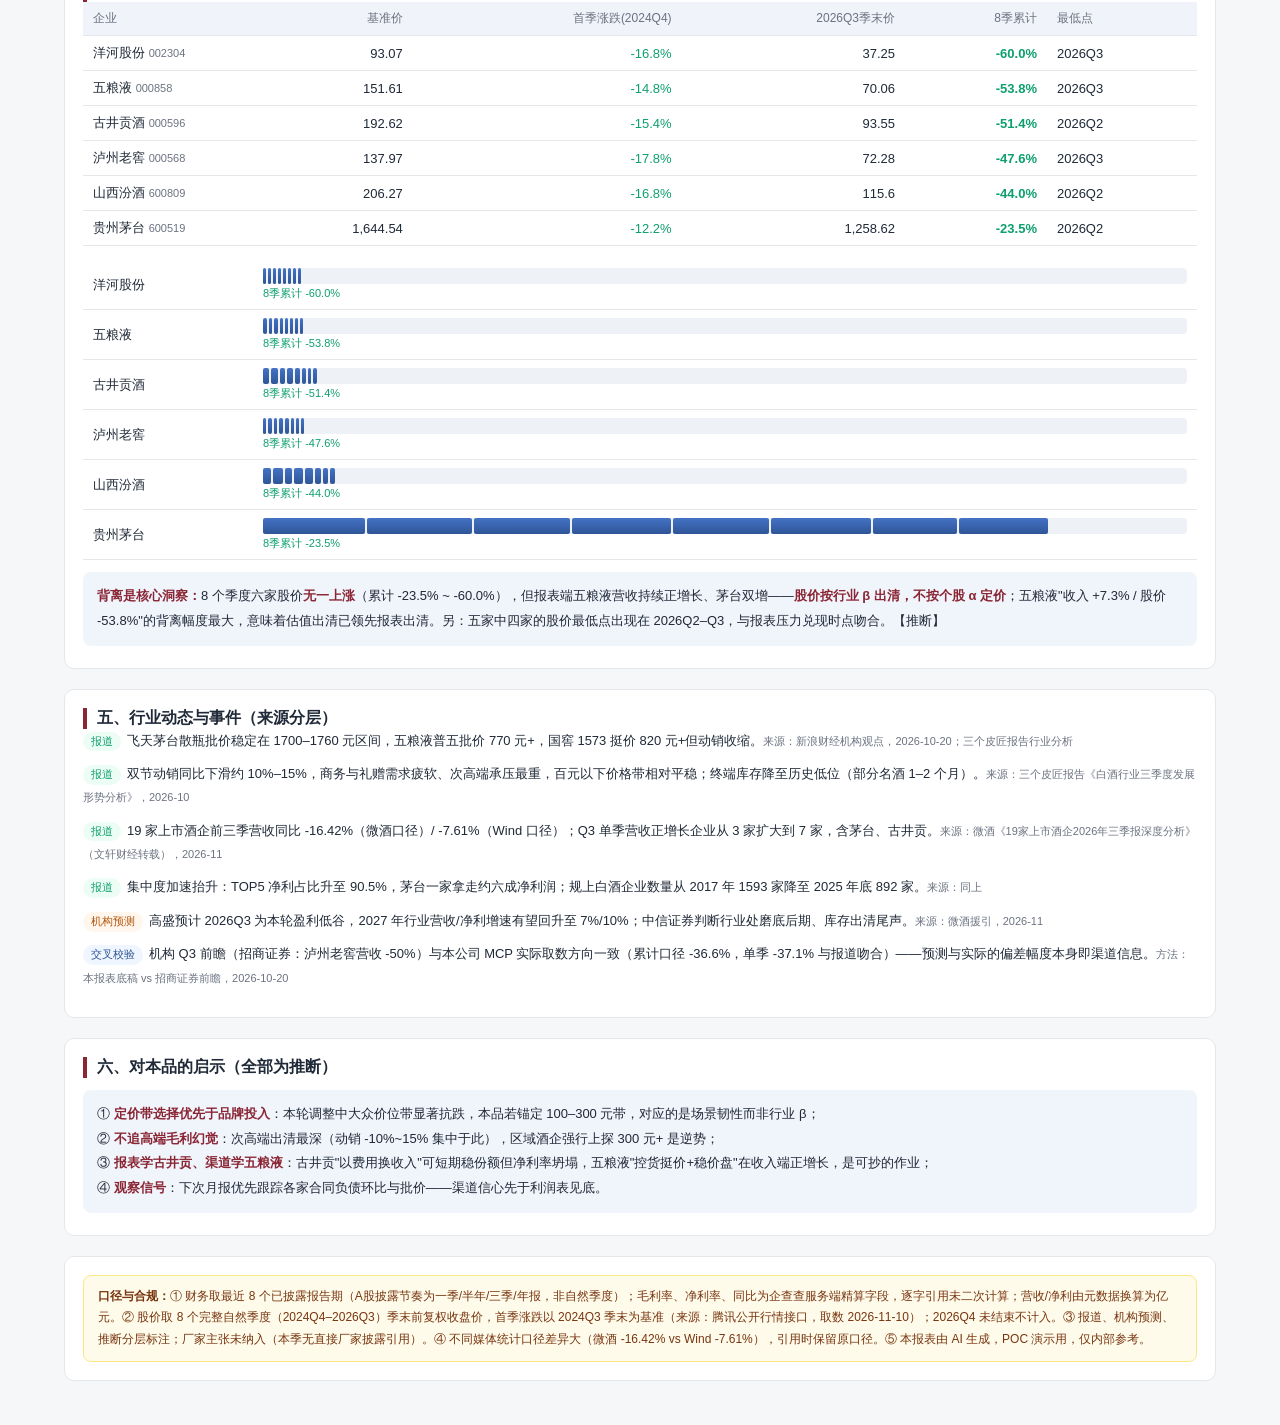
<file: ai-works-hr/白酒竞品财务对标-POC.html>
<!DOCTYPE html>
<html lang="zh-CN"><head><meta charset="UTF-8"><meta name="viewport" content="width=device-width, initial-scale=1.0">
<title>白酒竞品市场情报月报（POC·洞察版）</title>
<style>
  :root { --bg:#f6f7f9; --card:#fff; --line:#e5e7eb; --txt:#1f2937; --muted:#6b7280; --accent:#8b2635; --blue:#2f5597; }
  * { box-sizing:border-box; margin:0; padding:0; font-family:-apple-system,"PingFang SC","Microsoft YaHei",sans-serif; }
  body { background:var(--bg); color:var(--txt); padding:24px; max-width:1200px; margin:0 auto; }
  h1 { font-size:22px; } h2 { font-size:16px; border-left:4px solid var(--accent); padding-left:10px; }
  .sub { color:var(--muted); font-size:13px; margin:4px 0 18px; }
  .card { background:var(--card); border:1px solid var(--line); border-radius:10px; padding:18px; margin-bottom:20px; }
  .kpis { display:grid; grid-template-columns:repeat(6,1fr); gap:10px; margin-bottom:20px; }
  .kpi { text-align:center; } .cval { font-size:16px; font-weight:700; color:var(--blue); margin:4px 0; }
  .cname { font-size:13px; font-weight:600; } .clabel,.csub { font-size:11px; color:var(--muted); }
  table { width:100%; border-collapse:collapse; font-size:13px; }
  th,td { padding:8px 10px; border-bottom:1px solid var(--line); text-align:left; }
  th { color:var(--muted); font-weight:500; font-size:12px; background:#f0f3f9; }
  td.num,th.num { text-align:right; font-variant-numeric:tabular-nums; }
  .nm { width:170px; font-weight:500; white-space:nowrap; } .code { color:var(--muted); font-size:11px; }
  .barwrap { background:#eef1f6; border-radius:4px; }
  .bar { background:var(--blue); color:#fff; font-size:11px; padding:3px 0 3px 8px; white-space:nowrap; border-radius:4px; }
  .yoy { font-size:11px; margin-top:2px; }
  .sticky { white-space:nowrap; font-weight:600; }
  .insight { background:#f0f4fb; border-radius:8px; padding:12px 14px; margin:12px 0 4px; font-size:13px; line-height:1.9; }
  .insight b { color:var(--accent); }
  .ev { margin-bottom:10px; font-size:13px; line-height:1.8; }
  .ev .src { color:var(--muted); font-size:11px; }
  .tag { display:inline-block; padding:0 8px; border-radius:10px; font-size:11px; margin-right:6px; }
  .tag.r { background:#ecfdf5; color:#0e9f6e; } .tag.o { background:#fff7ed; color:#b45309; }
  .tag.i { background:#eff6ff; color:#2f5597; }
  .note { background:#fffbeb; border:1px solid #fde68a; border-radius:8px; padding:10px 14px; font-size:12px; color:#78350f; line-height:1.8; }
  .trendwrap { background:#eef1f6; border-radius:4px; }
  .trend { display:flex; gap:2px; }
  .seg { height:16px; background:linear-gradient(180deg,#4472c4,#2f5597); border-radius:2px; min-width:3px; }
  @media (max-width:800px) { .kpis { grid-template-columns:repeat(2,1fr); } }
</style></head><body>

<h1>白酒竞品市场情报月报（POC · 洞察版）</h1>
<div class="sub">对标 TranSnovo 案例洞察维度 ｜ 竞品：6 家 A 股上市白酒企业 ｜ 财务口径：最近8个已披露报告期 ｜ 股价口径：8个完整自然季度（前复权，2024Q3 季末为基准）｜ 取数：2026-11-10</div>

<div class="card">
<h2>一、竞争格局概览（2026年三季报）</h2>
<div class="kpis">
<div class="kpi"><div class="cname">贵州茅台</div><div class="cval">1.80万亿</div><div class="clabel">总市值 ｜ PE 20.93</div><div class="csub">600519</div></div><div class="kpi"><div class="cname">五粮液</div><div class="cval">2882.09亿</div><div class="clabel">总市值 ｜ PE 22.26</div><div class="csub">000858</div></div><div class="kpi"><div class="cname">山西汾酒</div><div class="cval">1579.24亿</div><div class="clabel">总市值 ｜ PE 14.21</div><div class="csub">600809</div></div><div class="kpi"><div class="cname">泸州老窖</div><div class="cval">1177.37亿</div><div class="clabel">总市值 ｜ PE 15.57</div><div class="csub">000568</div></div><div class="kpi"><div class="cname">古井贡酒</div><div class="cval">569.73亿</div><div class="clabel">总市值 ｜ PE 18.91</div><div class="csub">000596</div></div><div class="kpi"><div class="cname">洋河股份</div><div class="cval">561.00亿</div><div class="clabel">总市值 ｜ PE 22.98</div><div class="csub">002304</div></div>
</div>
<table><tr><td class="nm">贵州茅台 <span class="code">600519</span></td><td class="barcell">
      <div class="barwrap"><div class="bar" style="width:100.0%"><span>1,332.84 亿</span></div></div>
      <div class="yoy" style="color:#c0392b">同比 1.82%</div></td></tr><tr><td class="nm">五粮液 <span class="code">000858</span></td><td class="barcell">
      <div class="barwrap"><div class="bar" style="width:24.7%"><span>328.58 亿</span></div></div>
      <div class="yoy" style="color:#c0392b">同比 7.25%</div></td></tr><tr><td class="nm">山西汾酒 <span class="code">600809</span></td><td class="barcell">
      <div class="barwrap"><div class="bar" style="width:21.3%"><span>283.82 亿</span></div></div>
      <div class="yoy" style="color:#0e9f6e">同比 -13.8%</div></td></tr><tr><td class="nm">泸州老窖 <span class="code">000568</span></td><td class="barcell">
      <div class="barwrap"><div class="bar" style="width:11.0%"><span>146.68 亿</span></div></div>
      <div class="yoy" style="color:#0e9f6e">同比 -36.58%</div></td></tr><tr><td class="nm">古井贡酒 <span class="code">000596</span></td><td class="barcell">
      <div class="barwrap"><div class="bar" style="width:9.6%"><span>127.7 亿</span></div></div>
      <div class="yoy" style="color:#0e9f6e">同比 -22.25%</div></td></tr><tr><td class="nm">洋河股份 <span class="code">002304</span></td><td class="barcell">
      <div class="barwrap"><div class="bar" style="width:8.9%"><span>118.22 亿</span></div></div>
      <div class="yoy" style="color:#0e9f6e">同比 -34.65%</div></td></tr></table>
<div class="insight"><b>格局：</b>茅台一家的营收（1,332.84 亿）超过其余五家之和；行业呈三档分化——<b>茅台双增独一档</b>（营收/净利均正增长）、<b>五粮液/古井贡收入稳但利润承压</b>、<b>泸州老窖/洋河深度出清</b>（营收同比 -36.6% / -34.7%）。【推断】</div>
</div>

<div class="card">
<h2>二、八季度营收与利润趋势</h2>
<div style="overflow-x:auto"><table><thead><tr><th colspan="3">2026年三季报</th><th colspan="3">2026年中报</th><th colspan="3">2026年一季报</th><th colspan="3">2025年年报</th><th colspan="3">2025年三季报</th><th colspan="3">2025年中报</th><th colspan="3">2025年一季报</th><th colspan="3">2024年年报</th></tr><tr><th rowspan="2" style="vertical-align:bottom">企业</th><th class="num">营收(亿)</th><th class="num">同比%</th><th class="num">净利(亿)</th><th class="num">营收(亿)</th><th class="num">同比%</th><th class="num">净利(亿)</th><th class="num">营收(亿)</th><th class="num">同比%</th><th class="num">净利(亿)</th><th class="num">营收(亿)</th><th class="num">同比%</th><th class="num">净利(亿)</th><th class="num">营收(亿)</th><th class="num">同比%</th><th class="num">净利(亿)</th><th class="num">营收(亿)</th><th class="num">同比%</th><th class="num">净利(亿)</th><th class="num">营收(亿)</th><th class="num">同比%</th><th class="num">净利(亿)</th><th class="num">营收(亿)</th><th class="num">同比%</th><th class="num">净利(亿)</th></tr></thead><tbody><tr><td class="sticky">贵州茅台</td><td class="num">1,332.84</td><td class="num" style="color:#c0392b">1.82</td><td class="num">667.17</td><td class="num">922.78</td><td class="num" style="color:#c0392b">1.3</td><td class="num">460.33</td><td class="num">547.03</td><td class="num" style="color:#c0392b">6.34</td><td class="num">281.54</td><td class="num">1,720.54</td><td class="num" style="color:#0e9f6e">-1.2</td><td class="num">853.1</td><td class="num">1,309.04</td><td class="num" style="color:#c0392b">6.32</td><td class="num">668.99</td><td class="num">910.94</td><td class="num" style="color:#c0392b">9.16</td><td class="num">469.87</td><td class="num">514.43</td><td class="num" style="color:#c0392b">10.67</td><td class="num">277.75</td><td class="num">1,741.44</td><td class="num" style="color:#c0392b">15.66</td><td class="num">893.35</td></tr><tr><td class="sticky">五粮液</td><td class="num">328.58</td><td class="num" style="color:#c0392b">7.25</td><td class="num">99.69</td><td class="num">284.17</td><td class="num" style="color:#c0392b">20.87</td><td class="num">89.96</td><td class="num">228.38</td><td class="num" style="color:#c0392b">33.67</td><td class="num">83.24</td><td class="num">405.29</td><td class="num" style="color:#0e9f6e">-54.55</td><td class="num">93.17</td><td class="num">306.38</td><td class="num" style="color:#0e9f6e">-54.89</td><td class="num">67.87</td><td class="num">235.1</td><td class="num" style="color:#0e9f6e">-53.58</td><td class="num">48.8</td><td class="num">170.86</td><td class="num" style="color:#0e9f6e">-50.95</td><td class="num">46.47</td><td class="num">891.75</td><td class="num" style="color:#c0392b">7.09</td><td class="num">331.93</td></tr><tr><td class="sticky">山西汾酒</td><td class="num">283.82</td><td class="num" style="color:#0e9f6e">-13.8</td><td class="num">83.76</td><td class="num">210.44</td><td class="num" style="color:#0e9f6e">-12.18</td><td class="num">64.69</td><td class="num">149.23</td><td class="num" style="color:#0e9f6e">-9.68</td><td class="num">54.04</td><td class="num">387.18</td><td class="num" style="color:#c0392b">7.52</td><td class="num">122.95</td><td class="num">329.24</td><td class="num" style="color:#c0392b">5</td><td class="num">114.5</td><td class="num">239.64</td><td class="num" style="color:#c0392b">5.35</td><td class="num">85.23</td><td class="num">165.23</td><td class="num" style="color:#c0392b">7.72</td><td class="num">66.56</td><td class="num">360.11</td><td class="num" style="color:#c0392b">12.79</td><td class="num">122.53</td></tr><tr><td class="sticky">泸州老窖</td><td class="num">146.68</td><td class="num" style="color:#0e9f6e">-36.58</td><td class="num">57.21</td><td class="num">104.72</td><td class="num" style="color:#0e9f6e">-36.35</td><td class="num">43.77</td><td class="num">80.25</td><td class="num" style="color:#0e9f6e">-14.19</td><td class="num">37.3</td><td class="num">257.31</td><td class="num" style="color:#0e9f6e">-17.52</td><td class="num">108.6</td><td class="num">231.27</td><td class="num" style="color:#0e9f6e">-4.84</td><td class="num">107.95</td><td class="num">164.54</td><td class="num" style="color:#0e9f6e">-2.67</td><td class="num">76.84</td><td class="num">93.52</td><td class="num" style="color:#c0392b">1.78</td><td class="num">46.12</td><td class="num">311.96</td><td class="num" style="color:#c0392b">3.19</td><td class="num">134.98</td></tr><tr><td class="sticky">古井贡酒</td><td class="num">127.7</td><td class="num" style="color:#0e9f6e">-22.25</td><td class="num">23</td><td class="num">101.31</td><td class="num" style="color:#0e9f6e">-27.01</td><td class="num">22.11</td><td class="num">74.46</td><td class="num" style="color:#0e9f6e">-18.59</td><td class="num">16.57</td><td class="num">188.32</td><td class="num" style="color:#0e9f6e">-20.13</td><td class="num">36.41</td><td class="num">164.25</td><td class="num" style="color:#0e9f6e">-13.87</td><td class="num">40.83</td><td class="num">138.8</td><td class="num" style="color:#c0392b">0.54</td><td class="num">37.78</td><td class="num">91.46</td><td class="num" style="color:#c0392b">10.38</td><td class="num">23.89</td><td class="num">235.78</td><td class="num" style="color:#c0392b">16.41</td><td class="num">57.07</td></tr><tr><td class="sticky">洋河股份</td><td class="num">118.22</td><td class="num" style="color:#0e9f6e">-34.65</td><td class="num">18.22</td><td class="num">105.4</td><td class="num" style="color:#0e9f6e">-28.76</td><td class="num">25.95</td><td class="num">81.86</td><td class="num" style="color:#0e9f6e">-26.03</td><td class="num">24.44</td><td class="num">192.11</td><td class="num" style="color:#0e9f6e">-33.47</td><td class="num">21.91</td><td class="num">180.9</td><td class="num" style="color:#0e9f6e">-34.26</td><td class="num">39.63</td><td class="num">147.96</td><td class="num" style="color:#0e9f6e">-35.32</td><td class="num">43.35</td><td class="num">110.66</td><td class="num" style="color:#0e9f6e">-31.92</td><td class="num">36.33</td><td class="num">288.76</td><td class="num" style="color:#0e9f6e">-12.83</td><td class="num">66.66</td></tr></tbody></table></div>
<div class="insight"><b>趋势：</b>① 五粮液是唯一<b>连续正增长</b>的追赶者（8期营收同比 +7%~+35%）；② 泸州老窖与洋河的下滑集中在 2026 年（2025年报及以前同比多为正），说明行业压力在 2026 年集中兑现；③ 古井贡营收降幅（-22.3%）小于其区域同档的洋河（-34.7%），但据公开报道其净利降幅（单季 -68%）大于营收降幅——<b>以费用换收入</b>的止血特征明显。【推断，结合来源④】</div>
</div>

<div class="card">
<h2>三、毛利率与产品结构</h2>
<table>
<tr><th class="nm">企业</th><th class="num">最新期毛利率</th><th class="num">8期前毛利率</th><th class="num">变动</th></tr>
<tr><td class="nm">贵州茅台</td><td class="num">89.58%</td><td class="num">91.93%</td><td class="num" style="color:#0e9f6e">-2.4pp</td></tr><tr><td class="nm">泸州老窖</td><td class="num">83.64%</td><td class="num">87.54%</td><td class="num" style="color:#0e9f6e">-3.9pp</td></tr><tr><td class="nm">五粮液</td><td class="num">79.89%</td><td class="num">77.05%</td><td class="num" style="color:#c0392b">2.8pp</td></tr><tr><td class="nm">古井贡酒</td><td class="num">79.81%</td><td class="num">79.9%</td><td class="num" style="color:#0e9f6e">-0.1pp</td></tr><tr><td class="nm">山西汾酒</td><td class="num">74.01%</td><td class="num">76.2%</td><td class="num" style="color:#0e9f6e">-2.2pp</td></tr><tr><td class="nm">洋河股份</td><td class="num">71.42%</td><td class="num">73.16%</td><td class="num" style="color:#0e9f6e">-1.7pp</td></tr>
</table>
<div class="insight"><b>结构：</b>毛利率带与价位带严格对应（茅台 89.6% → 洋河 71.4%）；茅台 8 期毛利率稳定在 91%–92% 区间内小幅波动，<b>高端占比是毛利率的护城河</b>；结合行业报道"大众价位抗跌、商务场景收缩"，处于百元带的区域酒企反而具备场景韧性——这对本品的定价带是结构性利好。【推断】</div>
</div>

<div class="card">
<h2>四、八季度股价趋势（前复权，基准 2024Q3 季末）</h2>
<table>
<tr><th class="nm">企业</th><th class="num">基准价</th><th class="num">首季涨跌(2024Q4)</th><th class="num">2026Q3季末价</th><th class="num">8季累计</th><th>最低点</th></tr>
<tr><td class="nm">洋河股份 <span class="code">002304</span></td>
      <td class="num">93.07</td><td class="num" style="color:#0e9f6e">-16.8%</td>
      <td class="num">37.25</td><td class="num" style="color:#0e9f6e"><b>-60.0%</b></td>
      <td>2026Q3</td></tr><tr><td class="nm">五粮液 <span class="code">000858</span></td>
      <td class="num">151.61</td><td class="num" style="color:#0e9f6e">-14.8%</td>
      <td class="num">70.06</td><td class="num" style="color:#0e9f6e"><b>-53.8%</b></td>
      <td>2026Q3</td></tr><tr><td class="nm">古井贡酒 <span class="code">000596</span></td>
      <td class="num">192.62</td><td class="num" style="color:#0e9f6e">-15.4%</td>
      <td class="num">93.55</td><td class="num" style="color:#0e9f6e"><b>-51.4%</b></td>
      <td>2026Q2</td></tr><tr><td class="nm">泸州老窖 <span class="code">000568</span></td>
      <td class="num">137.97</td><td class="num" style="color:#0e9f6e">-17.8%</td>
      <td class="num">72.28</td><td class="num" style="color:#0e9f6e"><b>-47.6%</b></td>
      <td>2026Q3</td></tr><tr><td class="nm">山西汾酒 <span class="code">600809</span></td>
      <td class="num">206.27</td><td class="num" style="color:#0e9f6e">-16.8%</td>
      <td class="num">115.6</td><td class="num" style="color:#0e9f6e"><b>-44.0%</b></td>
      <td>2026Q2</td></tr><tr><td class="nm">贵州茅台 <span class="code">600519</span></td>
      <td class="num">1,644.54</td><td class="num" style="color:#0e9f6e">-12.2%</td>
      <td class="num">1,258.62</td><td class="num" style="color:#0e9f6e"><b>-23.5%</b></td>
      <td>2026Q2</td></tr>
</table>
<div style="margin-top:14px"><table><tr><td class="nm">洋河股份</td><td class="barcell">
      <div class="trendwrap"><div class="trend" style="width:2.5%"><div class="seg" style="width:5.2%" title="2024Q4：77"></div><div class="seg" style="width:4.9%" title="2025Q1：72"></div><div class="seg" style="width:4.3%" title="2025Q2：63"></div><div class="seg" style="width:4.5%" title="2025Q3：66"></div><div class="seg" style="width:4.0%" title="2025Q4：59"></div><div class="seg" style="width:3.3%" title="2026Q1：49"></div><div class="seg" style="width:2.6%" title="2026Q2：38"></div><div class="seg" style="width:2.5%" title="2026Q3：37"></div></div></div>
      <div class="yoy" style="color:#0e9f6e">8季累计 -60.0%</div></td></tr><tr><td class="nm">五粮液</td><td class="barcell">
      <div class="trendwrap"><div class="trend" style="width:4.7%"><div class="seg" style="width:8.7%" title="2024Q4：129"></div><div class="seg" style="width:8.3%" title="2025Q1：123"></div><div class="seg" style="width:7.5%" title="2025Q2：111"></div><div class="seg" style="width:7.9%" title="2025Q3：116"></div><div class="seg" style="width:7.0%" title="2025Q4：103"></div><div class="seg" style="width:6.8%" title="2026Q1：101"></div><div class="seg" style="width:4.8%" title="2026Q2：71"></div><div class="seg" style="width:4.7%" title="2026Q3：70"></div></div></div>
      <div class="yoy" style="color:#0e9f6e">8季累计 -53.8%</div></td></tr><tr><td class="nm">古井贡酒</td><td class="barcell">
      <div class="trendwrap"><div class="trend" style="width:6.3%"><div class="seg" style="width:11.0%" title="2024Q4：163"></div><div class="seg" style="width:10.9%" title="2025Q1：161"></div><div class="seg" style="width:8.7%" title="2025Q2：129"></div><div class="seg" style="width:10.5%" title="2025Q3：156"></div><div class="seg" style="width:8.7%" title="2025Q4：128"></div><div class="seg" style="width:6.7%" title="2026Q1：99"></div><div class="seg" style="width:5.2%" title="2026Q2：76"></div><div class="seg" style="width:6.3%" title="2026Q3：94"></div></div></div>
      <div class="yoy" style="color:#0e9f6e">8季累计 -51.4%</div></td></tr><tr><td class="nm">泸州老窖</td><td class="barcell">
      <div class="trendwrap"><div class="trend" style="width:4.9%"><div class="seg" style="width:7.7%" title="2024Q4：113"></div><div class="seg" style="width:8.1%" title="2025Q1：119"></div><div class="seg" style="width:7.0%" title="2025Q2：103"></div><div class="seg" style="width:8.5%" title="2025Q3：126"></div><div class="seg" style="width:7.5%" title="2025Q4：110"></div><div class="seg" style="width:6.8%" title="2026Q1：100"></div><div class="seg" style="width:4.9%" title="2026Q2：73"></div><div class="seg" style="width:4.9%" title="2026Q3：72"></div></div></div>
      <div class="yoy" style="color:#0e9f6e">8季累计 -47.6%</div></td></tr><tr><td class="nm">山西汾酒</td><td class="barcell">
      <div class="trendwrap"><div class="trend" style="width:7.8%"><div class="seg" style="width:11.6%" title="2024Q4：172"></div><div class="seg" style="width:13.8%" title="2025Q1：204"></div><div class="seg" style="width:11.2%" title="2025Q2：166"></div><div class="seg" style="width:12.7%" title="2025Q3：187"></div><div class="seg" style="width:11.1%" title="2025Q4：165"></div><div class="seg" style="width:9.2%" title="2026Q1：136"></div><div class="seg" style="width:6.9%" title="2026Q2：103"></div><div class="seg" style="width:7.8%" title="2026Q3：116"></div></div></div>
      <div class="yoy" style="color:#0e9f6e">8季累计 -44.0%</div></td></tr><tr><td class="nm">贵州茅台</td><td class="barcell">
      <div class="trendwrap"><div class="trend" style="width:85.0%"><div class="seg" style="width:97.5%" title="2024Q4：1,444"></div><div class="seg" style="width:100.0%" title="2025Q1：1,481"></div><div class="seg" style="width:91.6%" title="2025Q2：1,358"></div><div class="seg" style="width:94.0%" title="2025Q3：1,392"></div><div class="seg" style="width:91.1%" title="2025Q4：1,349"></div><div class="seg" style="width:96.0%" title="2026Q1：1,422"></div><div class="seg" style="width:80.0%" title="2026Q2：1,185"></div><div class="seg" style="width:85.0%" title="2026Q3：1,259"></div></div></div>
      <div class="yoy" style="color:#0e9f6e">8季累计 -23.5%</div></td></tr></table></div>
<div class="insight"><b>背离是核心洞察：</b>8 个季度六家股价<b>无一上涨</b>（累计 -23.5% ~ -60.0%），但报表端五粮液营收持续正增长、茅台双增——<b>股价按行业 β 出清，不按个股 α 定价</b>；五粮液"收入 +7.3% / 股价 -53.8%"的背离幅度最大，意味着估值出清已领先报表出清。另：五家中四家的股价最低点出现在 2026Q2–Q3，与报表压力兑现时点吻合。【推断】</div>
</div>

<div class="card">
<h2>五、行业动态与事件（来源分层）</h2>
<div class="ev"><span class="tag r">报道</span>飞天茅台散瓶批价稳定在 1700–1760 元区间，五粮液普五批价 770 元+，国窖 1573 挺价 820 元+但动销收缩。<span class="src">来源：新浪财经机构观点，2026-10-20；三个皮匠报告行业分析</span></div>
<div class="ev"><span class="tag r">报道</span>双节动销同比下滑约 10%–15%，商务与礼赠需求疲软、次高端承压最重，百元以下价格带相对平稳；终端库存降至历史低位（部分名酒 1–2 个月）。<span class="src">来源：三个皮匠报告《白酒行业三季度发展形势分析》，2026-10</span></div>
<div class="ev"><span class="tag r">报道</span>19 家上市酒企前三季营收同比 -16.42%（微酒口径）/ -7.61%（Wind 口径）；Q3 单季营收正增长企业从 3 家扩大到 7 家，含茅台、古井贡。<span class="src">来源：微酒《19家上市酒企2026年三季报深度分析》（文轩财经转载），2026-11</span></div>
<div class="ev"><span class="tag r">报道</span>集中度加速抬升：TOP5 净利占比升至 90.5%，茅台一家拿走约六成净利润；规上白酒企业数量从 2017 年 1593 家降至 2025 年底 892 家。<span class="src">来源：同上</span></div>
<div class="ev"><span class="tag o">机构预测</span>高盛预计 2026Q3 为本轮盈利低谷，2027 年行业营收/净利增速有望回升至 7%/10%；中信证券判断行业处磨底后期、库存出清尾声。<span class="src">来源：微酒援引，2026-11</span></div>
<div class="ev"><span class="tag i">交叉校验</span>机构 Q3 前瞻（招商证券：泸州老窖营收 -50%）与本公司 MCP 实际取数方向一致（累计口径 -36.6%，单季 -37.1% 与报道吻合）——预测与实际的偏差幅度本身即渠道信息。<span class="src">方法：本报表底稿 vs 招商证券前瞻，2026-10-20</span></div>
</div>

<div class="card">
<h2>六、对本品的启示（全部为推断）</h2>
<div class="insight">
① <b>定价带选择优先于品牌投入</b>：本轮调整中大众价位带显著抗跌，本品若锚定 100–300 元带，对应的是场景韧性而非行业 β；<br>
② <b>不追高端毛利幻觉</b>：次高端出清最深（动销 -10%~15% 集中于此），区域酒企强行上探 300 元+ 是逆势；<br>
③ <b>报表学古井贡、渠道学五粮液</b>：古井贡"以费用换收入"可短期稳份额但净利率坍塌，五粮液"控货挺价+稳价盘"在收入端正增长，是可抄的作业；<br>
④ <b>观察信号</b>：下次月报优先跟踪各家合同负债环比与批价——渠道信心先于利润表见底。
</div>
</div>

<div class="card">
<div class="note">
<b>口径与合规：</b>① 财务取最近 8 个已披露报告期（A股披露节奏为一季/半年/三季/年报，非自然季度）；毛利率、净利率、同比为企查查服务端精算字段，逐字引用未二次计算；营收/净利由元数据换算为亿元。② 股价取 8 个完整自然季度（2024Q4–2026Q3）季末前复权收盘价，首季涨跌以 2024Q3 季末为基准（来源：腾讯公开行情接口，取数 2026-11-10）；2026Q4 未结束不计入。③ 报道、机构预测、推断分层标注；厂家主张未纳入（本季无直接厂家披露引用）。④ 不同媒体统计口径差异大（微酒 -16.42% vs Wind -7.61%），引用时保留原口径。⑤ 本报表由 AI 生成，POC 演示用，仅内部参考。
</div>
</div>

</body></html>
</file>
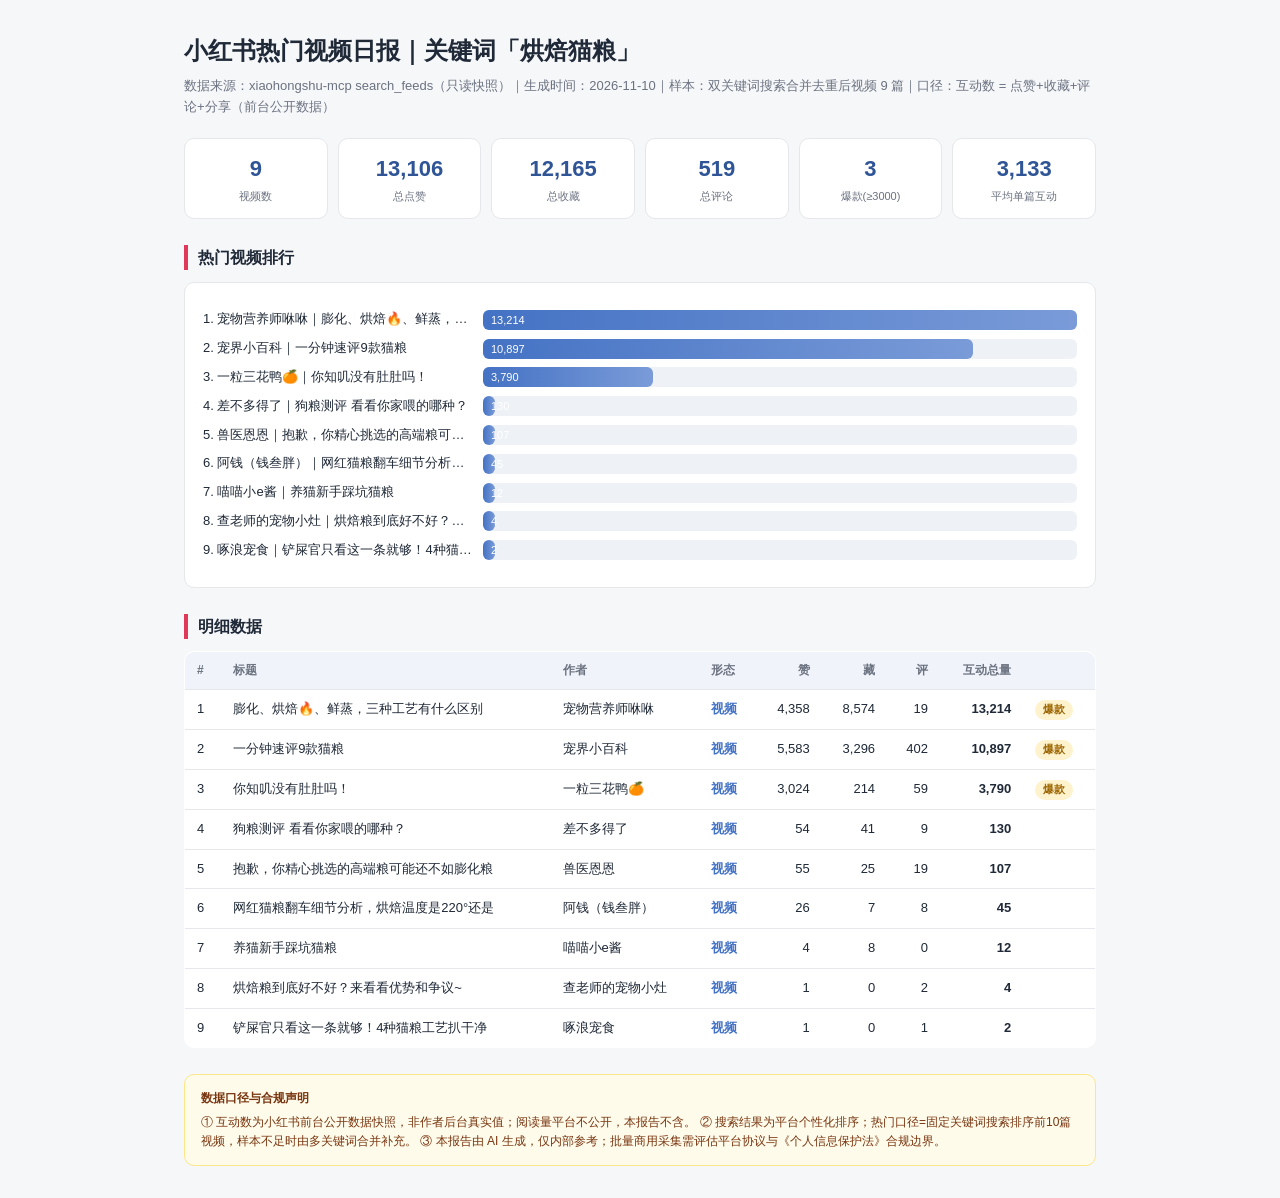
<file: ai-works-hr/竞品日报-烘焙猫粮-2026-11-10.html>
<!DOCTYPE html>
<html lang="zh-CN">
<head>
<meta charset="UTF-8"><meta name="viewport" content="width=device-width, initial-scale=1.0">
<title>小红书热门视频日报｜烘焙猫粮</title>
<style>
  :root { --bg:#f6f7f9; --card:#fff; --line:#e5e7eb; --txt:#1f2937; --muted:#6b7280; --accent:#e0385a; --blue:#4472c4; --deep:#2f5597; }
  * { box-sizing:border-box; margin:0; padding:0; font-family:-apple-system,"PingFang SC","Microsoft YaHei",sans-serif; }
  body { background:var(--bg); color:var(--txt); padding:32px 24px; max-width:960px; margin:0 auto; line-height:1.6; }
  h1 { font-size:24px; } .meta { color:var(--muted); font-size:13px; margin:6px 0 20px; }
  .kpis { display:grid; grid-template-columns:repeat(6,1fr); gap:10px; margin-bottom:20px; }
  .kpi { background:var(--card); border:1px solid var(--line); border-radius:10px; padding:12px; text-align:center; }
  .kpi .v { font-size:22px; font-weight:700; color:var(--deep); } .kpi .l { font-size:11px; color:var(--muted); margin-top:2px; }
  h2 { font-size:16px; margin:26px 0 12px; padding-left:10px; border-left:4px solid var(--accent); }
  .card { background:var(--card); border:1px solid var(--line); border-radius:10px; padding:18px; }
  .bar-row { display:flex; align-items:center; gap:10px; margin:8px 0; font-size:13px; }
  .bar-label { width:270px; overflow:hidden; text-overflow:ellipsis; white-space:nowrap; }
  .bar-track { flex:1; background:#eef1f6; border-radius:6px; height:20px; }
  .bar-fill { height:100%; border-radius:6px; background:linear-gradient(90deg,var(--blue),#7a9bd8); color:#fff; font-size:11px; line-height:20px; padding-left:8px; white-space:nowrap; }
  table { width:100%; border-collapse:collapse; font-size:13px; background:var(--card); border:1px solid var(--line); border-radius:10px; overflow:hidden; }
  th, td { padding:9px 12px; border-bottom:1px solid var(--line); text-align:left; }
  th { background:#f0f3f9; color:var(--muted); font-weight:600; font-size:12px; }
  td.num { text-align:right; font-variant-numeric:tabular-nums; } tr:last-child td { border-bottom:none; }
  .tag { display:inline-block; padding:1px 8px; border-radius:10px; font-size:11px; background:#fff3cd; color:#9c6500; font-weight:600; }
  .type-v { color:var(--blue); font-weight:600; }
  .foot { margin-top:26px; padding:14px 16px; background:#fffbeb; border:1px solid #fde68a; border-radius:10px; font-size:12px; color:#78350f; }
  .foot b { display:block; margin-bottom:4px; }
  @media (max-width:720px){ .kpis{grid-template-columns:repeat(3,1fr);} }
</style>
</head>
<body>
<h1>小红书热门视频日报｜关键词「烘焙猫粮」</h1>
<div class="meta">数据来源：xiaohongshu-mcp search_feeds（只读快照）｜生成时间：2026-11-10｜样本：双关键词搜索合并去重后视频 9 篇｜口径：互动数 = 点赞+收藏+评论+分享（前台公开数据）</div>
<div class="kpis">
  <div class="kpi"><div class="v">9</div><div class="l">视频数</div></div>
  <div class="kpi"><div class="v">13,106</div><div class="l">总点赞</div></div>
  <div class="kpi"><div class="v">12,165</div><div class="l">总收藏</div></div>
  <div class="kpi"><div class="v">519</div><div class="l">总评论</div></div>
  <div class="kpi"><div class="v">3</div><div class="l">爆款(≥3000)</div></div>
  <div class="kpi"><div class="v">3,133</div><div class="l">平均单篇互动</div></div>
</div>
<h2>热门视频排行</h2>
<div class="card">
<div class="bar-row"><span class="bar-label">1. 宠物营养师咻咻｜膨化、烘焙🔥、鲜蒸，三种工艺有什么区别</span><div class="bar-track"><div class="bar-fill" style="width:100.0%">13,214</div></div></div>
<div class="bar-row"><span class="bar-label">2. 宠界小百科｜一分钟速评9款猫粮</span><div class="bar-track"><div class="bar-fill" style="width:82.5%">10,897</div></div></div>
<div class="bar-row"><span class="bar-label">3. 一粒三花鸭🍊｜你知叽没有肚肚吗！</span><div class="bar-track"><div class="bar-fill" style="width:28.7%">3,790</div></div></div>
<div class="bar-row"><span class="bar-label">4. 差不多得了｜狗粮测评 看看你家喂的哪种？</span><div class="bar-track"><div class="bar-fill" style="width:2%">130</div></div></div>
<div class="bar-row"><span class="bar-label">5. 兽医恩恩｜抱歉，你精心挑选的高端粮可能还不如膨化粮</span><div class="bar-track"><div class="bar-fill" style="width:2%">107</div></div></div>
<div class="bar-row"><span class="bar-label">6. 阿钱（钱叁胖）｜网红猫粮翻车细节分析，烘焙温度是220°还是</span><div class="bar-track"><div class="bar-fill" style="width:2%">45</div></div></div>
<div class="bar-row"><span class="bar-label">7. 喵喵小e酱｜养猫新手踩坑猫粮</span><div class="bar-track"><div class="bar-fill" style="width:2%">12</div></div></div>
<div class="bar-row"><span class="bar-label">8. 查老师的宠物小灶｜烘焙粮到底好不好？来看看优势和争议~</span><div class="bar-track"><div class="bar-fill" style="width:2%">4</div></div></div>
<div class="bar-row"><span class="bar-label">9. 啄浪宠食｜铲屎官只看这一条就够！4种猫粮工艺扒干净</span><div class="bar-track"><div class="bar-fill" style="width:2%">2</div></div></div>
</div>
<h2>明细数据</h2>
<table>
  <tr><th>#</th><th>标题</th><th>作者</th><th>形态</th><th style="text-align:right">赞</th><th style="text-align:right">藏</th><th style="text-align:right">评</th><th style="text-align:right">互动总量</th><th></th></tr>
<tr><td>1</td><td>膨化、烘焙🔥、鲜蒸，三种工艺有什么区别</td><td>宠物营养师咻咻</td><td class="type-v">视频</td><td class="num">4,358</td><td class="num">8,574</td><td class="num">19</td><td class="num"><b>13,214</b></td><td><span class="tag">爆款</span></td></tr>
<tr><td>2</td><td>一分钟速评9款猫粮</td><td>宠界小百科</td><td class="type-v">视频</td><td class="num">5,583</td><td class="num">3,296</td><td class="num">402</td><td class="num"><b>10,897</b></td><td><span class="tag">爆款</span></td></tr>
<tr><td>3</td><td>你知叽没有肚肚吗！</td><td>一粒三花鸭🍊</td><td class="type-v">视频</td><td class="num">3,024</td><td class="num">214</td><td class="num">59</td><td class="num"><b>3,790</b></td><td><span class="tag">爆款</span></td></tr>
<tr><td>4</td><td>狗粮测评 看看你家喂的哪种？</td><td>差不多得了</td><td class="type-v">视频</td><td class="num">54</td><td class="num">41</td><td class="num">9</td><td class="num"><b>130</b></td><td></td></tr>
<tr><td>5</td><td>抱歉，你精心挑选的高端粮可能还不如膨化粮</td><td>兽医恩恩</td><td class="type-v">视频</td><td class="num">55</td><td class="num">25</td><td class="num">19</td><td class="num"><b>107</b></td><td></td></tr>
<tr><td>6</td><td>网红猫粮翻车细节分析，烘焙温度是220°还是</td><td>阿钱（钱叁胖）</td><td class="type-v">视频</td><td class="num">26</td><td class="num">7</td><td class="num">8</td><td class="num"><b>45</b></td><td></td></tr>
<tr><td>7</td><td>养猫新手踩坑猫粮</td><td>喵喵小e酱</td><td class="type-v">视频</td><td class="num">4</td><td class="num">8</td><td class="num">0</td><td class="num"><b>12</b></td><td></td></tr>
<tr><td>8</td><td>烘焙粮到底好不好？来看看优势和争议~</td><td>查老师的宠物小灶</td><td class="type-v">视频</td><td class="num">1</td><td class="num">0</td><td class="num">2</td><td class="num"><b>4</b></td><td></td></tr>
<tr><td>9</td><td>铲屎官只看这一条就够！4种猫粮工艺扒干净</td><td>啄浪宠食</td><td class="type-v">视频</td><td class="num">1</td><td class="num">0</td><td class="num">1</td><td class="num"><b>2</b></td><td></td></tr>
</table>
<div class="foot">
  <b>数据口径与合规声明</b>
  ① 互动数为小红书前台公开数据快照，非作者后台真实值；阅读量平台不公开，本报告不含。
  ② 搜索结果为平台个性化排序；热门口径=固定关键词搜索排序前10篇视频，样本不足时由多关键词合并补充。
  ③ 本报告由 AI 生成，仅内部参考；批量商用采集需评估平台协议与《个人信息保护法》合规边界。
</div>
</body>
</html>
</file>
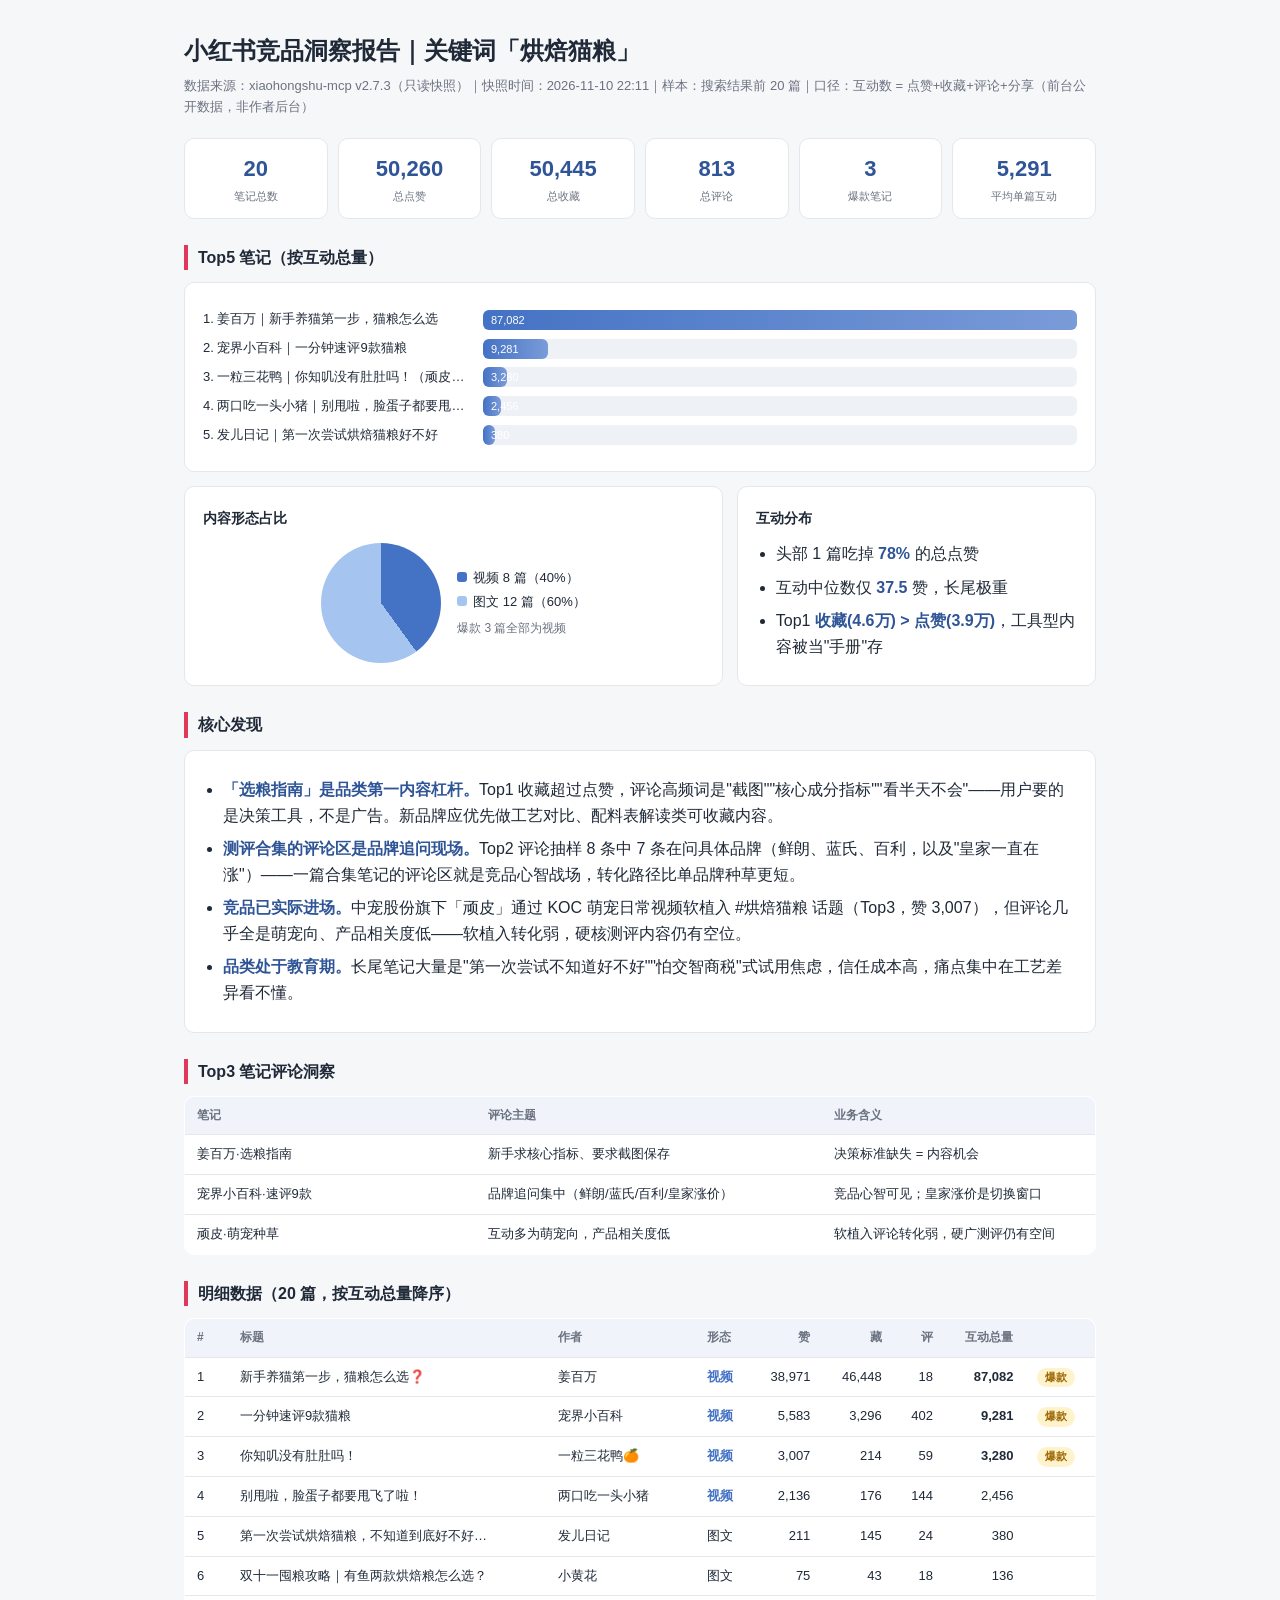
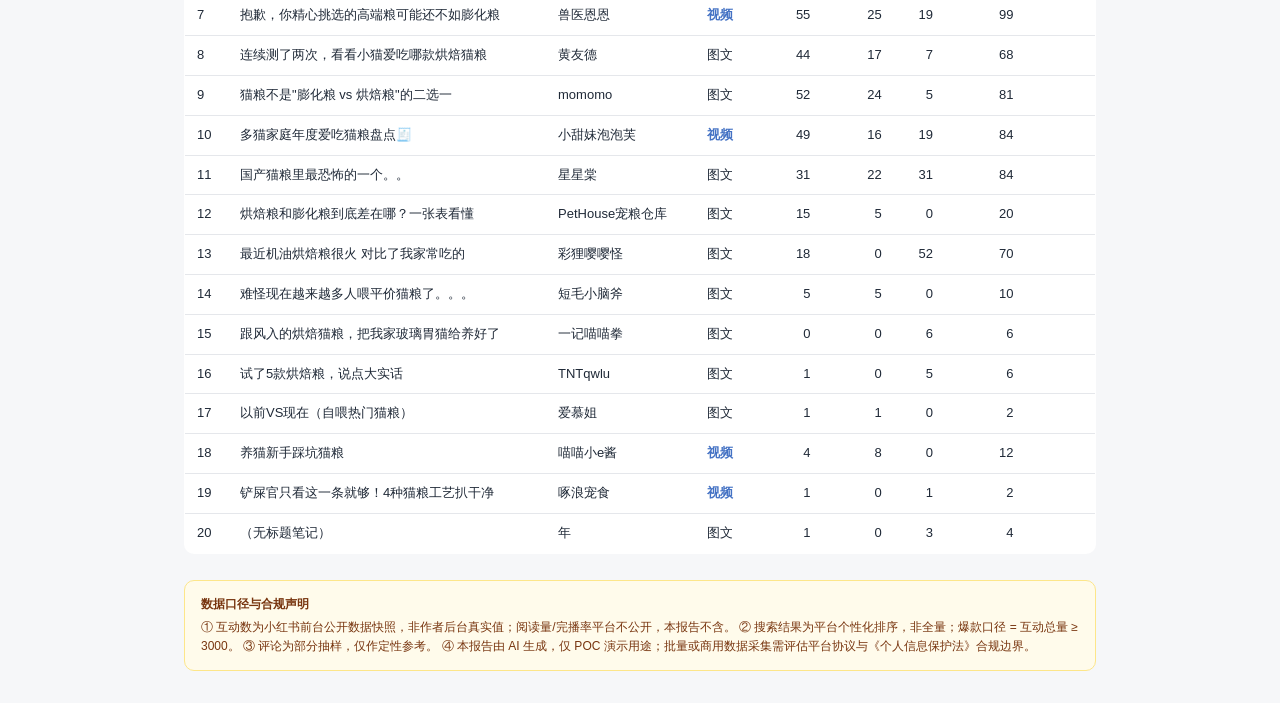
<file: ai-works-hr/竞品洞察报告-烘焙猫粮.html>
<!DOCTYPE html>
<html lang="zh-CN">
<head>
<meta charset="UTF-8">
<meta name="viewport" content="width=device-width, initial-scale=1.0">
<title>小红书竞品洞察报告｜烘焙猫粮</title>
<style>
  :root { --bg:#f6f7f9; --card:#fff; --line:#e5e7eb; --txt:#1f2937; --muted:#6b7280; --accent:#e0385a; --blue:#4472c4; --deep:#2f5597; }
  * { box-sizing:border-box; margin:0; padding:0; font-family:-apple-system,"PingFang SC","Microsoft YaHei",sans-serif; }
  body { background:var(--bg); color:var(--txt); padding:32px 24px; max-width:960px; margin:0 auto; line-height:1.6; }
  h1 { font-size:24px; }
  .meta { color:var(--muted); font-size:13px; margin:6px 0 20px; }
  .kpis { display:grid; grid-template-columns:repeat(6,1fr); gap:10px; margin-bottom:20px; }
  .kpi { background:var(--card); border:1px solid var(--line); border-radius:10px; padding:12px; text-align:center; }
  .kpi .v { font-size:22px; font-weight:700; color:var(--deep); }
  .kpi .l { font-size:11px; color:var(--muted); margin-top:2px; }
  h2 { font-size:16px; margin:26px 0 12px; padding-left:10px; border-left:4px solid var(--accent); }
  .card { background:var(--card); border:1px solid var(--line); border-radius:10px; padding:18px; }
  .grid2 { display:grid; grid-template-columns:3fr 2fr; gap:14px; }
  .bar-row { display:flex; align-items:center; gap:10px; margin:8px 0; font-size:13px; }
  .bar-label { width:270px; overflow:hidden; text-overflow:ellipsis; white-space:nowrap; color:var(--txt); }
  .bar-track { flex:1; background:#eef1f6; border-radius:6px; height:20px; position:relative; }
  .bar-fill { height:100%; border-radius:6px; background:linear-gradient(90deg,var(--blue),#7a9bd8); color:#fff; font-size:11px; line-height:20px; padding-left:8px; white-space:nowrap; }
  table { width:100%; border-collapse:collapse; font-size:13px; background:var(--card); border:1px solid var(--line); border-radius:10px; overflow:hidden; }
  th, td { padding:9px 12px; border-bottom:1px solid var(--line); text-align:left; }
  th { background:#f0f3f9; color:var(--muted); font-weight:600; font-size:12px; }
  td.num { text-align:right; font-variant-numeric:tabular-nums; }
  tr:last-child td { border-bottom:none; }
  .tag { display:inline-block; padding:1px 8px; border-radius:10px; font-size:11px; background:#fff3cd; color:#9c6500; font-weight:600; }
  .type-v { color:var(--blue); font-weight:600; }
  .type-n { color:#94a3b8; font-weight:600; }
  ul.findings { padding-left:20px; }
  ul.findings li { margin:8px 0; }
  ul.findings b { color:var(--deep); }
  .pie-box { display:flex; align-items:center; gap:16px; justify-content:center; }
  .pie { width:120px; height:120px; border-radius:50%; background:conic-gradient(var(--blue) 0 144deg, #a5c4ef 144deg 360deg); }
  .legend { font-size:13px; }
  .legend div { margin:4px 0; }
  .dot { display:inline-block; width:10px; height:10px; border-radius:3px; margin-right:6px; }
  .foot { margin-top:26px; padding:14px 16px; background:#fffbeb; border:1px solid #fde68a; border-radius:10px; font-size:12px; color:#78350f; }
  .foot b { display:block; margin-bottom:4px; }
  @media (max-width:720px){ .kpis{grid-template-columns:repeat(3,1fr);} .grid2{grid-template-columns:1fr;} }
</style>
</head>
<body>

<h1>小红书竞品洞察报告｜关键词「烘焙猫粮」</h1>
<div class="meta">数据来源：xiaohongshu-mcp v2.7.3（只读快照）｜快照时间：2026-11-10 22:11｜样本：搜索结果前 20 篇｜口径：互动数 = 点赞+收藏+评论+分享（前台公开数据，非作者后台）</div>

<div class="kpis">
  <div class="kpi"><div class="v">20</div><div class="l">笔记总数</div></div>
  <div class="kpi"><div class="v">50,260</div><div class="l">总点赞</div></div>
  <div class="kpi"><div class="v">50,445</div><div class="l">总收藏</div></div>
  <div class="kpi"><div class="v">813</div><div class="l">总评论</div></div>
  <div class="kpi"><div class="v">3</div><div class="l">爆款笔记</div></div>
  <div class="kpi"><div class="v">5,291</div><div class="l">平均单篇互动</div></div>
</div>

<h2>Top5 笔记（按互动总量）</h2>
<div class="card">
  <div class="bar-row"><span class="bar-label">1. 姜百万｜新手养猫第一步，猫粮怎么选</span><div class="bar-track"><div class="bar-fill" style="width:100%">87,082</div></div></div>
  <div class="bar-row"><span class="bar-label">2. 宠界小百科｜一分钟速评9款猫粮</span><div class="bar-track"><div class="bar-fill" style="width:11%">9,281</div></div></div>
  <div class="bar-row"><span class="bar-label">3. 一粒三花鸭｜你知叽没有肚肚吗！（顽皮种草）</span><div class="bar-track"><div class="bar-fill" style="width:4%">3,280</div></div></div>
  <div class="bar-row"><span class="bar-label">4. 两口吃一头小猪｜别甩啦，脸蛋子都要甩飞了</span><div class="bar-track"><div class="bar-fill" style="width:3%">2,456</div></div></div>
  <div class="bar-row"><span class="bar-label">5. 发儿日记｜第一次尝试烘焙猫粮好不好</span><div class="bar-track"><div class="bar-fill" style="width:2%">380</div></div></div>
</div>

<div class="grid2" style="margin-top:14px">
  <div class="card">
    <b style="font-size:14px">内容形态占比</b>
    <div class="pie-box" style="margin-top:12px">
      <div class="pie"></div>
      <div class="legend">
        <div><span class="dot" style="background:var(--blue)"></span>视频 8 篇（40%）</div>
        <div><span class="dot" style="background:#a5c4ef"></span>图文 12 篇（60%）</div>
        <div style="color:var(--muted);font-size:12px;margin-top:6px">爆款 3 篇全部为视频</div>
      </div>
    </div>
  </div>
  <div class="card">
    <b style="font-size:14px">互动分布</b>
    <ul class="findings" style="margin-top:10px">
      <li>头部 1 篇吃掉 <b>78%</b> 的总点赞</li>
      <li>互动中位数仅 <b>37.5</b> 赞，长尾极重</li>
      <li>Top1 <b>收藏(4.6万) &gt; 点赞(3.9万)</b>，工具型内容被当"手册"存</li>
    </ul>
  </div>
</div>

<h2>核心发现</h2>
<div class="card">
  <ul class="findings">
    <li><b>「选粮指南」是品类第一内容杠杆。</b>Top1 收藏超过点赞，评论高频词是"截图""核心成分指标""看半天不会"——用户要的是决策工具，不是广告。新品牌应优先做工艺对比、配料表解读类可收藏内容。</li>
    <li><b>测评合集的评论区是品牌追问现场。</b>Top2 评论抽样 8 条中 7 条在问具体品牌（鲜朗、蓝氏、百利，以及"皇家一直在涨"）——一篇合集笔记的评论区就是竞品心智战场，转化路径比单品牌种草更短。</li>
    <li><b>竞品已实际进场。</b>中宠股份旗下「顽皮」通过 KOC 萌宠日常视频软植入 #烘焙猫粮 话题（Top3，赞 3,007），但评论几乎全是萌宠向、产品相关度低——软植入转化弱，硬核测评内容仍有空位。</li>
    <li><b>品类处于教育期。</b>长尾笔记大量是"第一次尝试不知道好不好""怕交智商税"式试用焦虑，信任成本高，痛点集中在工艺差异看不懂。</li>
  </ul>
</div>

<h2>Top3 笔记评论洞察</h2>
<table>
  <tr><th style="width:32%">笔记</th><th style="width:38%">评论主题</th><th>业务含义</th></tr>
  <tr><td>姜百万·选粮指南</td><td>新手求核心指标、要求截图保存</td><td>决策标准缺失 = 内容机会</td></tr>
  <tr><td>宠界小百科·速评9款</td><td>品牌追问集中（鲜朗/蓝氏/百利/皇家涨价）</td><td>竞品心智可见；皇家涨价是切换窗口</td></tr>
  <tr><td>顽皮·萌宠种草</td><td>互动多为萌宠向，产品相关度低</td><td>软植入评论转化弱，硬广测评仍有空间</td></tr>
</table>

<h2>明细数据（20 篇，按互动总量降序）</h2>
<table>
  <tr><th>#</th><th>标题</th><th>作者</th><th>形态</th><th style="text-align:right">赞</th><th style="text-align:right">藏</th><th style="text-align:right">评</th><th style="text-align:right">互动总量</th><th></th></tr>
  <tr><td>1</td><td>新手养猫第一步，猫粮怎么选❓️</td><td>姜百万</td><td class="type-v">视频</td><td class="num">38,971</td><td class="num">46,448</td><td class="num">18</td><td class="num"><b>87,082</b></td><td><span class="tag">爆款</span></td></tr>
  <tr><td>2</td><td>一分钟速评9款猫粮</td><td>宠界小百科</td><td class="type-v">视频</td><td class="num">5,583</td><td class="num">3,296</td><td class="num">402</td><td class="num"><b>9,281</b></td><td><span class="tag">爆款</span></td></tr>
  <tr><td>3</td><td>你知叽没有肚肚吗！</td><td>一粒三花鸭🍊</td><td class="type-v">视频</td><td class="num">3,007</td><td class="num">214</td><td class="num">59</td><td class="num"><b>3,280</b></td><td><span class="tag">爆款</span></td></tr>
  <tr><td>4</td><td>别甩啦，脸蛋子都要甩飞了啦！</td><td>两口吃一头小猪</td><td class="type-v">视频</td><td class="num">2,136</td><td class="num">176</td><td class="num">144</td><td class="num">2,456</td><td></td></tr>
  <tr><td>5</td><td>第一次尝试烘焙猫粮，不知道到底好不好…</td><td>发儿日记</td><td>图文</td><td class="num">211</td><td class="num">145</td><td class="num">24</td><td class="num">380</td><td></td></tr>
  <tr><td>6</td><td>双十一囤粮攻略｜有鱼两款烘焙粮怎么选？</td><td>小黄花</td><td>图文</td><td class="num">75</td><td class="num">43</td><td class="num">18</td><td class="num">136</td><td></td></tr>
  <tr><td>7</td><td>抱歉，你精心挑选的高端粮可能还不如膨化粮</td><td>兽医恩恩</td><td class="type-v">视频</td><td class="num">55</td><td class="num">25</td><td class="num">19</td><td class="num">99</td><td></td></tr>
  <tr><td>8</td><td>连续测了两次，看看小猫爱吃哪款烘焙猫粮</td><td>黄友德</td><td>图文</td><td class="num">44</td><td class="num">17</td><td class="num">7</td><td class="num">68</td><td></td></tr>
  <tr><td>9</td><td>猫粮不是"膨化粮 vs 烘焙粮"的二选一</td><td>momomo</td><td>图文</td><td class="num">52</td><td class="num">24</td><td class="num">5</td><td class="num">81</td><td></td></tr>
  <tr><td>10</td><td>多猫家庭年度爱吃猫粮盘点🧾</td><td>小甜妹泡泡芙</td><td class="type-v">视频</td><td class="num">49</td><td class="num">16</td><td class="num">19</td><td class="num">84</td><td></td></tr>
  <tr><td>11</td><td>国产猫粮里最恐怖的一个。。</td><td>星星棠</td><td>图文</td><td class="num">31</td><td class="num">22</td><td class="num">31</td><td class="num">84</td><td></td></tr>
  <tr><td>12</td><td>烘焙粮和膨化粮到底差在哪？一张表看懂</td><td>PetHouse宠粮仓库</td><td>图文</td><td class="num">15</td><td class="num">5</td><td class="num">0</td><td class="num">20</td><td></td></tr>
  <tr><td>13</td><td>最近机油烘焙粮很火 对比了我家常吃的</td><td>彩狸嘤嘤怪</td><td>图文</td><td class="num">18</td><td class="num">0</td><td class="num">52</td><td class="num">70</td><td></td></tr>
  <tr><td>14</td><td>难怪现在越来越多人喂平价猫粮了。。。</td><td>短毛小脑斧</td><td>图文</td><td class="num">5</td><td class="num">5</td><td class="num">0</td><td class="num">10</td><td></td></tr>
  <tr><td>15</td><td>跟风入的烘焙猫粮，把我家玻璃胃猫给养好了</td><td>一记喵喵拳</td><td>图文</td><td class="num">0</td><td class="num">0</td><td class="num">6</td><td class="num">6</td><td></td></tr>
  <tr><td>16</td><td>试了5款烘焙粮，说点大实话</td><td>TNTqwlu</td><td>图文</td><td class="num">1</td><td class="num">0</td><td class="num">5</td><td class="num">6</td><td></td></tr>
  <tr><td>17</td><td>以前VS现在（自喂热门猫粮）</td><td>爱慕姐</td><td>图文</td><td class="num">1</td><td class="num">1</td><td class="num">0</td><td class="num">2</td><td></td></tr>
  <tr><td>18</td><td>养猫新手踩坑猫粮</td><td>喵喵小e酱</td><td class="type-v">视频</td><td class="num">4</td><td class="num">8</td><td class="num">0</td><td class="num">12</td><td></td></tr>
  <tr><td>19</td><td>铲屎官只看这一条就够！4种猫粮工艺扒干净</td><td>啄浪宠食</td><td class="type-v">视频</td><td class="num">1</td><td class="num">0</td><td class="num">1</td><td class="num">2</td><td></td></tr>
  <tr><td>20</td><td>（无标题笔记）</td><td>年</td><td>图文</td><td class="num">1</td><td class="num">0</td><td class="num">3</td><td class="num">4</td><td></td></tr>
</table>

<div class="foot">
  <b>数据口径与合规声明</b>
  ① 互动数为小红书前台公开数据快照，非作者后台真实值；阅读量/完播率平台不公开，本报告不含。
  ② 搜索结果为平台个性化排序，非全量；爆款口径 = 互动总量 ≥ 3000。
  ③ 评论为部分抽样，仅作定性参考。
  ④ 本报告由 AI 生成，仅 POC 演示用途；批量或商用数据采集需评估平台协议与《个人信息保护法》合规边界。
</div>

</body>
</html>
</file>
<file: ai-works-hr/mini-site/page/styles/guide.css>
/* Workshop guide. Visual rules follow the sdd.works guide shell and setup pill.
 * Source: app/web/styles/portal.css (.guide-shell, .setup-pill, .setup-highlight, links, footer).
 */
@import "./tokens.css";

*,
*::before,
*::after {
  box-sizing: border-box;
}

html {
  font-size: 17px;
  overflow-x: clip;
  color-scheme: light;
}

body {
  min-height: 100vh;
  margin: 0;
  background: var(--bg);
  color: var(--ink);
  font-family: var(--font-cn);
  font-weight: 400;
  line-height: 1.65;
  -webkit-font-smoothing: antialiased;
}

h1,
h2 {
  margin: 0;
  color: var(--ink);
  font-family: var(--font-ui);
  font-weight: 500;
  letter-spacing: 0.01em;
  line-height: 1.3;
}

p {
  margin: 0;
}

a {
  color: var(--ink);
  text-decoration: none;
}

.skip-link {
  position: absolute;
  width: 1px;
  height: 1px;
  margin: -1px;
  padding: 0;
  overflow: hidden;
  clip: rect(0, 0, 0, 0);
  white-space: nowrap;
  border: 0;
}

.skip-link:focus {
  position: absolute;
  top: 0.5rem;
  left: 0.5rem;
  z-index: 40;
  width: auto;
  height: auto;
  margin: 0;
  padding: 0.35rem 0.6rem;
  clip: auto;
  background: var(--bg-elevated);
  color: var(--ink);
  border: 1px solid var(--ink);
  outline: 2px solid var(--ink);
  outline-offset: 2px;
}

.guide-shell {
  display: flex;
  flex-direction: column;
  min-height: 100vh;
  background: var(--bg);
}

.guide-main {
  flex: 1;
  display: flex;
  flex-direction: column;
  justify-content: center;
  width: 100%;
  min-width: 0;
  margin: 0 auto;
  padding: 3.5rem 1.5rem 2rem;
  overflow-x: clip;
}

.guide {
  width: 100%;
  max-width: var(--guide-max);
  min-width: 0;
  margin: 0 auto;
  animation: 0.7s both guide-rise;
}

@keyframes guide-rise {
  0% {
    opacity: 0;
    transform: translateY(10px);
  }
  to {
    opacity: 1;
    transform: translateY(0);
  }
}

.sr-heading {
  position: absolute;
  width: 1px;
  height: 1px;
  margin: -1px;
  padding: 0;
  overflow: hidden;
  clip: rect(0, 0, 0, 0);
  white-space: nowrap;
  border: 0;
}

.hero {
  margin: 0 0 3.5rem;
  text-align: center;
}

.title-image {
  display: block;
  width: min(100%, 26rem);
  height: auto;
  margin: 0 auto;
}

.subtitle {
  margin-top: 1.5rem;
  color: var(--mute);
  font-family: var(--font-ui);
  font-size: clamp(1.15rem, 2.4vw, 1.35rem);
  font-weight: 500;
  letter-spacing: 0.01em;
  line-height: 1.35;
}

.links {
  display: flex;
  flex-direction: column;
  align-items: stretch;
  margin: 0 0 3.5rem;
  border-top: 1px solid var(--line);
}

.resource-row {
  padding: 1.1rem 0;
  border-bottom: 1px solid var(--line);
}

.resource-link {
  font-family: var(--font-ui);
  font-size: 1.05rem;
  font-weight: 500;
  line-height: 1.4;
  color: var(--ink);
  border-bottom: 1.5px solid var(--line-strong);
  padding-bottom: 0.15rem;
}

.resource-link:hover {
  border-bottom-color: var(--ink);
}

.resource-link:focus-visible,
.setup-pill-action:focus-visible,
.manual-copy:focus-visible {
  outline: 2px solid var(--ink);
  outline-offset: 3px;
}

.setup {
  margin: 0 0 3.5rem;
}

.setup-highlight {
  margin: 0 0 1.15rem;
  font-family: var(--font-ui);
  font-size: 1.15rem;
  font-weight: 600;
  line-height: 1.5;
  color: var(--ink);
}

.setup-pill {
  display: flex;
  align-items: center;
  gap: 0;
  width: fit-content;
  max-width: 100%;
  margin: 0;
  padding: 0.45rem 0.45rem 0.45rem 1.35rem;
  border: 1px solid var(--line-strong);
  border-radius: 999px;
  background: var(--bg-elevated);
  color: var(--ink);
  transition: border-color 0.16s ease;
}

.setup-pill:hover,
.setup-pill:focus-within {
  border-color: var(--ink);
}

.setup-pill-text {
  flex: 1 1 auto;
  min-width: 0;
  padding: 0.35rem 0.95rem 0.35rem 0;
  font-family: var(--font-ui);
  font-size: 0.95rem;
  font-weight: 500;
  line-height: 1.3;
  white-space: nowrap;
}

.setup-pill-divider {
  width: 1px;
  align-self: stretch;
  min-height: 1.35rem;
  margin: 0.35rem 0;
  background: var(--line-strong);
}

.setup-pill-action {
  appearance: none;
  display: inline-flex;
  align-items: center;
  justify-content: center;
  gap: 0.45rem;
  flex-shrink: 0;
  margin: 0;
  padding: 0.45rem 0.85rem;
  border: 0;
  border-radius: 999px;
  background: transparent;
  color: var(--ink);
  font-family: var(--font-ui);
  font-size: 0.95rem;
  font-weight: 600;
  line-height: 1.2;
  text-align: center;
  white-space: nowrap;
  cursor: pointer;
}

.setup-pill-action:hover {
  background: var(--fill);
}

.setup-pill-icon {
  display: block;
  flex-shrink: 0;
  width: 18px;
  height: 18px;
  object-fit: contain;
}

.copy-status,
.caveat {
  color: var(--mute);
  font-size: 0.9rem;
  line-height: 1.5;
}

.setup-pill + .caveat {
  margin-top: 1.5rem;
}

.copy-status {
  min-height: 1.5em;
  margin-top: 0.75rem;
}

.copy-status:empty {
  display: none;
}

.manual-copy {
  display: block;
  width: 100%;
  min-height: 5.5rem;
  margin: 0.85rem 0 0;
  padding: 0.8rem 1rem;
  border: 1.5px solid var(--line-strong);
  border-radius: 0;
  background: var(--fill);
  color: var(--ink);
  font-family: var(--font-cn);
  font-size: 0.92rem;
  line-height: 1.55;
  overflow-wrap: anywhere;
  resize: vertical;
}

.case {
  margin: 0 0 3.5rem;
}

.case-block {
  border: 1.5px solid var(--line-strong);
  background: var(--bg-elevated);
}

.case-block + .case-block {
  margin-top: 2.5rem;
}

.case-bar {
  display: flex;
  align-items: center;
  justify-content: space-between;
  border-bottom: 1px solid var(--line);
  background: var(--bg);
}

.case-title {
  margin: 0;
  padding: 0.55rem 1.05rem;
  font-family: var(--font-ui);
  font-size: 0.95rem;
  font-weight: 600;
  line-height: 1.3;
}

.case-copy {
  appearance: none;
  margin: 0;
  padding: 0.55rem 1.05rem;
  border: 0;
  border-left: 1px solid var(--line);
  background: transparent;
  color: var(--mute);
  font-family: var(--font-ui);
  font-size: 0.85rem;
  line-height: 1.2;
  cursor: pointer;
}

.case-copy:hover {
  color: var(--ink);
}

.case-copy:focus-visible {
  outline: 2px solid var(--ink);
  outline-offset: -2px;
}

.case-text {
  margin: 0;
  padding: 1rem 1.15rem 1.15rem;
  color: var(--ink);
  font-size: 0.95rem;
  line-height: 1.75;
  white-space: pre-wrap;
  overflow-wrap: anywhere;
}

.qr-block {
  margin: 0;
  text-align: center;
}

.qr-image {
  display: block;
  width: min(180px, 70vw);
  height: auto;
  margin: 0 auto;
  object-fit: contain;
}

.qr-caption {
  margin-top: 0.75rem;
  color: var(--ink);
  font-size: 0.95rem;
}

.site-footer {
  margin-top: 2.75rem;
  padding-top: 1rem;
  border-top: 1px solid var(--line);
  color: var(--mute);
  font-family: var(--font-ui);
  font-size: 0.78rem;
  letter-spacing: 0.02em;
  text-align: right;
}

@media (max-width: 640px) {
  .guide-main {
    padding: 2rem 1.15rem 1.5rem;
  }

  .hero {
    margin-bottom: 2.25rem;
  }

  .links,
  .setup,
  .case {
    margin-bottom: 2.25rem;
  }

  .setup-pill {
    width: 100%;
    justify-content: space-between;
    padding-left: 1rem;
  }

  .setup-pill-text {
    white-space: normal;
    text-align: left;
  }
}

@media (prefers-reduced-motion: reduce) {
  .guide {
    animation: none;
  }

  .setup-pill {
    transition: none;
  }

  * {
    scroll-behavior: auto;
  }
}
</file>
